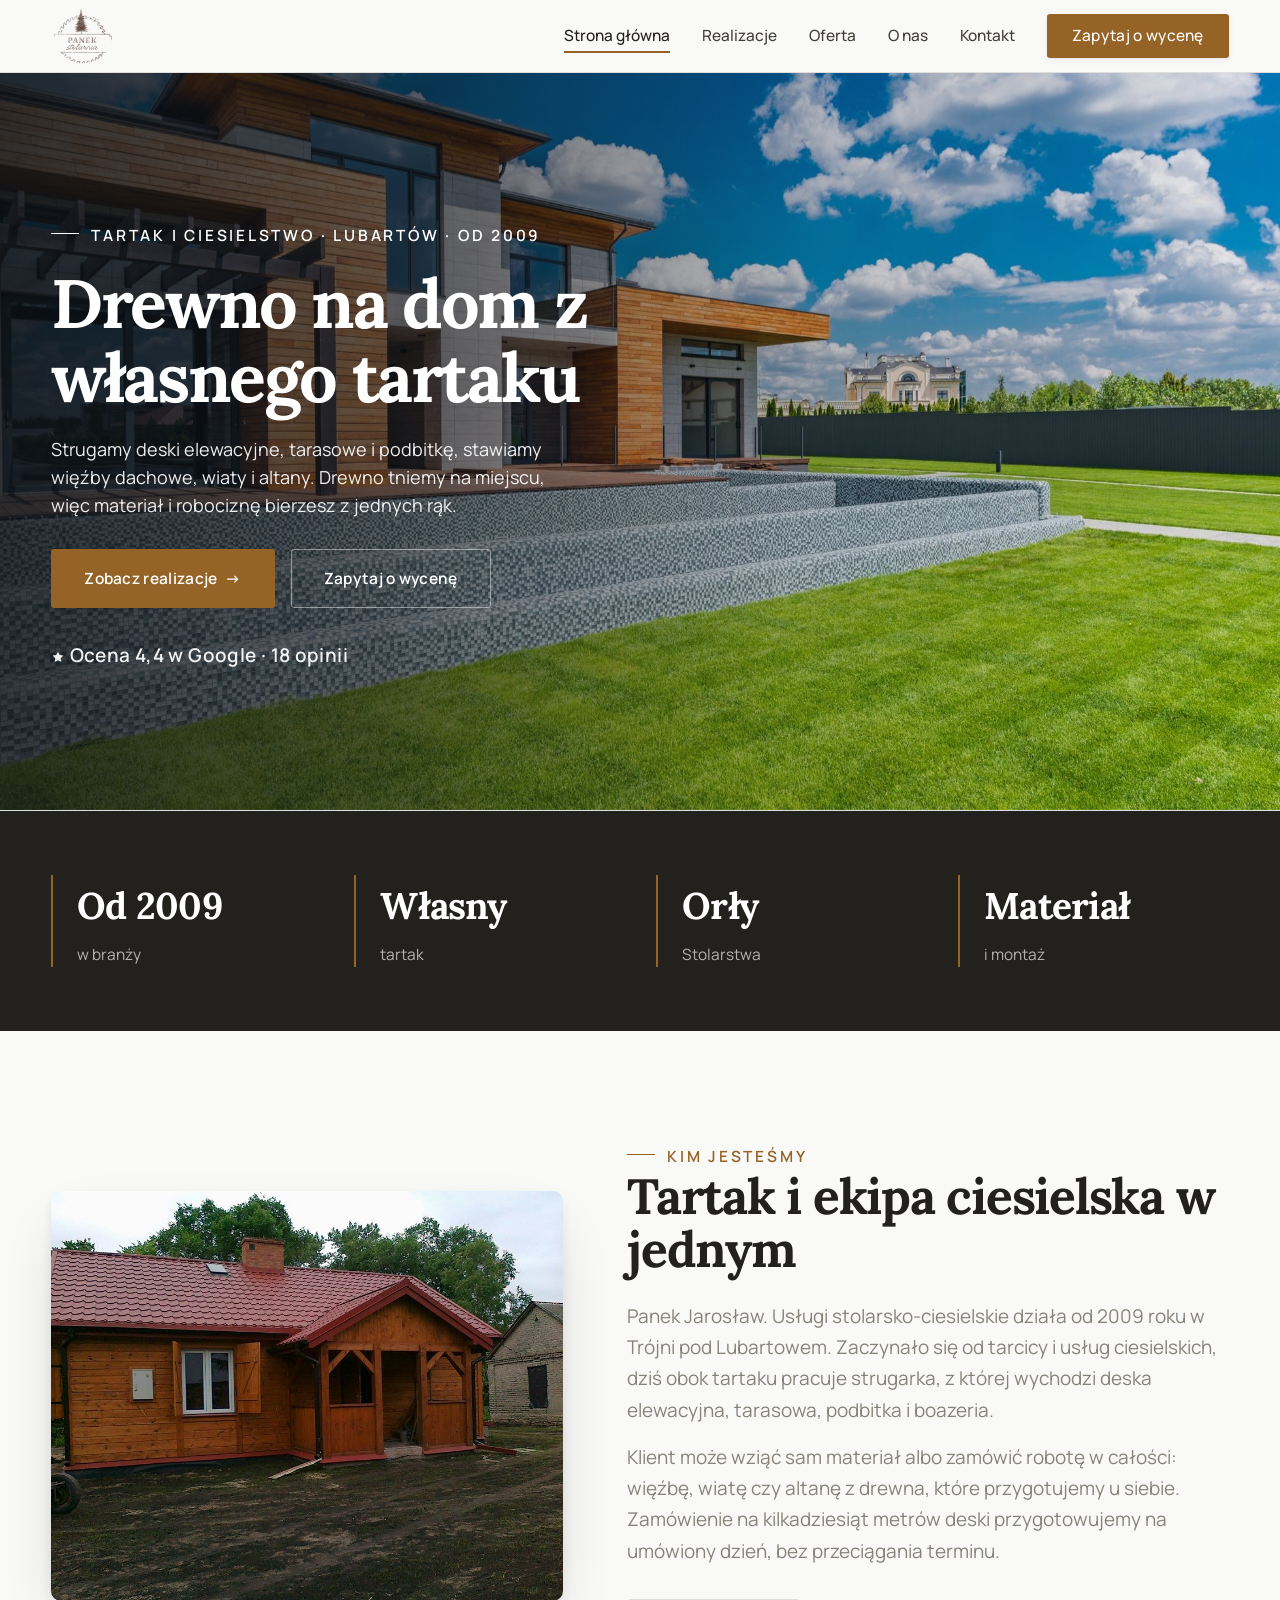
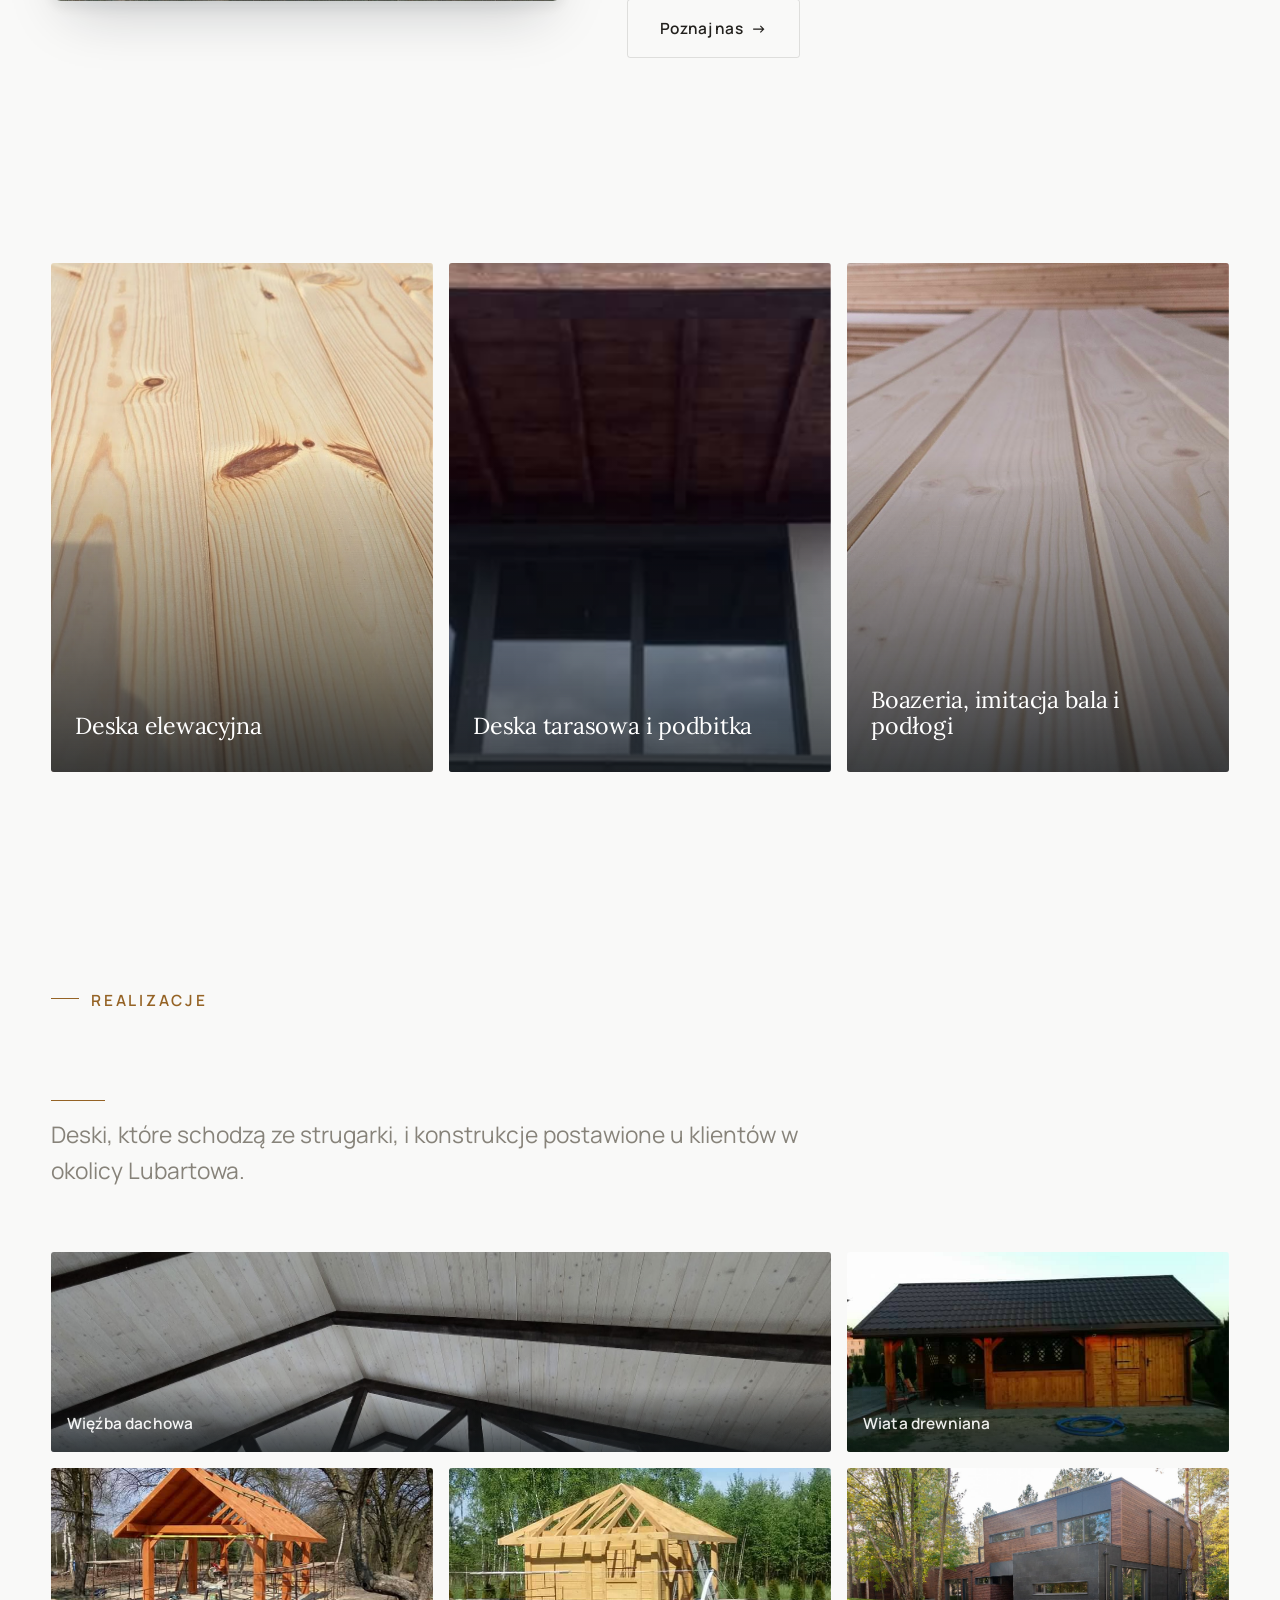
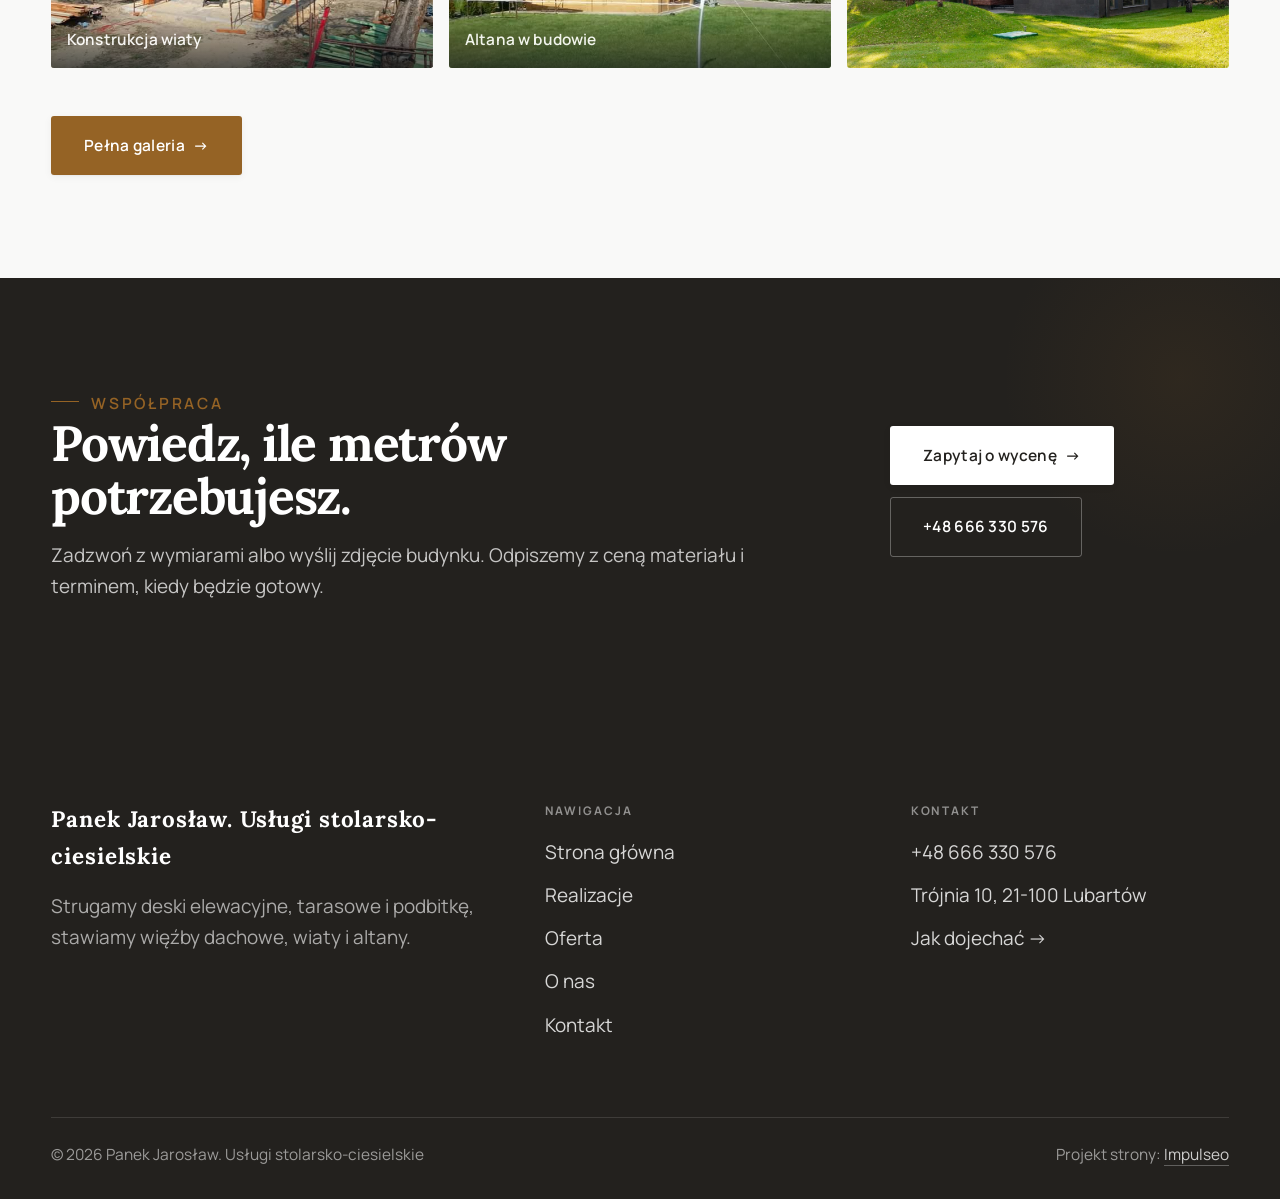
<file: index.html>
<!DOCTYPE html>
<html lang="pl">
<head>
<meta name="robots" content="noindex, nofollow">
<meta charset="UTF-8">
<meta name="viewport" content="width=device-width, initial-scale=1.0">
<title>Panek Jarosław. Usługi stolarsko-ciesielskie - deska elewacyjna, więźby, ciesielstwo · Lubartów</title>
<meta name="description" content="Panek Jarosław. Usługi stolarsko-ciesielskie - tartak i usługi ciesielskie w okolicy Lubartowa. Deska elewacyjna, tarasowa, podbitka, boazeria oraz więźby dachowe, wiaty i altany z drewna.">
<link rel="preconnect" href="https://fonts.googleapis.com">
<link rel="preconnect" href="https://fonts.gstatic.com" crossorigin>
<link href="https://fonts.googleapis.com/css2?family=Lora:wght@500;600;700&family=Manrope:wght@400;500;600&display=swap" rel="stylesheet">
<link rel="stylesheet" href="assets/styles.css">
</head>
<body>

<header class="nav">
  <div class="wrap nav-inner">
    <a class="brand brand-has-logo" href="index.html"><img class="brand-logo" src="img/logo.png" alt="Panek Jarosław. Usługi stolarsko-ciesielskie"></a>
    <nav class="nav-links">
      <a href="index.html" class="active">Strona główna</a>
      <a href="realizacje.html">Realizacje</a>
      <a href="oferta.html">Oferta</a>
      <a href="o-nas.html">O nas</a>
      <a href="kontakt.html">Kontakt</a>
      <a href="kontakt.html" class="btn btn-accent">Zapytaj o wycenę</a>
    </nav>
    <button class="nav-toggle" aria-label="Menu"><span></span><span></span><span></span></button>
  </div>
</header>

<section class="hero-cine">
  <img src="img/hero.jpg" fetchpriority="high" alt="Panek Jarosław. Usługi stolarsko-ciesielskie - Drewno na dom z własnego tartaku">
  <div class="wrap">
    <div class="hero-copy">
      <span class="eyebrow">Tartak i ciesielstwo · Lubartów · od 2009</span>
      <h1>Drewno na dom z własnego tartaku</h1>
      <p class="lead">Strugamy deski elewacyjne, tarasowe i podbitkę, stawiamy więźby dachowe, wiaty i altany. Drewno tniemy na miejscu, więc materiał i robociznę bierzesz z jednych rąk.</p>
      <div class="hero-actions">
        <a href="realizacje.html" class="btn btn-accent">Zobacz realizacje <span class="arr">→</span></a>
        <a href="kontakt.html" class="btn btn-ghost" style="color:#fff;border-color:rgba(255,255,255,.45)">Zapytaj o wycenę</a>
      </div>
      <div style="margin-top:var(--space-6);color:#fff;font-weight:600;letter-spacing:.02em;opacity:.92"><svg class="ico-star" width="14" height="14" viewBox="0 0 24 24" style="vertical-align:-2px" aria-hidden="true"><path d="M12 2.8l2.85 5.8 6.4.93-4.63 4.5 1.1 6.37L12 17.4l-5.72 3 1.1-6.37-4.63-4.5 6.4-.93L12 2.8Z" fill="currentColor"/></svg> Ocena 4,4 w Google · 18 opinii</div>
    </div>
  </div>
</section>
<section class="strip" style="padding-block:0">
  <div class="wrap">
    <div class="item reveal"><div class="k">Od 2009</div><div class="v">w branży</div></div>
    <div class="item reveal"><div class="k">Własny</div><div class="v">tartak</div></div>
    <div class="item reveal"><div class="k">Orły</div><div class="v">Stolarstwa</div></div>
    <div class="item reveal"><div class="k">Materiał</div><div class="v">i montaż</div></div>
  </div>
</section>
<section>
  <div class="wrap split">
    <div class="split-art reveal"><img src="img/g1.jpg" alt="Panek Jarosław. Usługi stolarsko-ciesielskie - realizacja" loading="lazy"></div>
    <div class="split-copy reveal">
      <span class="eyebrow">Kim jesteśmy</span>
      <h2>Tartak i ekipa ciesielska w jednym</h2>
      <p class="muted">Panek Jarosław. Usługi stolarsko-ciesielskie działa od 2009 roku w Trójni pod Lubartowem. Zaczynało się od tarcicy i usług ciesielskich, dziś obok tartaku pracuje strugarka, z której wychodzi deska elewacyjna, tarasowa, podbitka i boazeria.</p>
      <p class="muted">Klient może wziąć sam materiał albo zamówić robotę w całości: więźbę, wiatę czy altanę z drewna, które przygotujemy u siebie. Zamówienie na kilkadziesiąt metrów deski przygotowujemy na umówiony dzień, bez przeciągania terminu.</p>
      <a href="o-nas.html" class="btn btn-ghost">Poznaj nas <span class="arr">→</span></a>
    </div>
  </div>
</section>
<section class="gateways-band">
  <div class="wrap">
    <div class="gateways">
      <a href="oferta.html" class="gateway reveal"><img src="img/g2.jpg" alt="Deska elewacyjna" loading="lazy"><span class="g-ttl">Deska elewacyjna</span></a>
      <a href="oferta.html" class="gateway reveal"><img src="img/g3.jpg" alt="Deska tarasowa i podbitka" loading="lazy"><span class="g-ttl">Deska tarasowa i podbitka</span></a>
      <a href="oferta.html" class="gateway reveal"><img src="img/g4.jpg" alt="Boazeria, imitacja bala i podłogi" loading="lazy"><span class="g-ttl">Boazeria, imitacja bala i podłogi</span></a>
    </div>
  </div>
</section>
<section>
  <div class="wrap">
    <div class="head reveal">
      <span class="eyebrow">Realizacje</span>
      <h2>Z ostatnich robót</h2>
      <p>Deski, które schodzą ze strugarki, i konstrukcje postawione u klientów w okolicy Lubartowa.</p>
    </div>
    <div class="gallery">
      <div class="tile t-two3 reveal"><img src="img/g5.jpg" alt="Więźba dachowa" loading="lazy"><div class="cap">Więźba dachowa</div></div>
      <div class="tile t-third reveal"><img src="img/g6.jpg" alt="Wiata drewniana" loading="lazy"><div class="cap">Wiata drewniana</div></div>
      <div class="tile t-third reveal"><img src="img/g7.jpg" alt="Konstrukcja wiaty" loading="lazy"><div class="cap">Konstrukcja wiaty</div></div>
      <div class="tile t-third reveal"><img src="img/g8.jpg" alt="Altana w budowie" loading="lazy"><div class="cap">Altana w budowie</div></div>
      <div class="tile t-third reveal"><img src="img/g9.jpg" alt="Panek Jarosław. Usługi stolarsko-ciesielskie" loading="lazy"></div>
    </div>
    <div style="margin-top:var(--space-7)" class="reveal"><a href="realizacje.html" class="btn btn-accent">Pełna galeria <span class="arr">→</span></a></div>
  </div>
</section>
<section class="cta">
  <div class="wrap">
    <div class="reveal">
      <span class="eyebrow">Współpraca</span>
      <h2>Powiedz, ile metrów potrzebujesz.</h2>
      <p>Zadzwoń z wymiarami albo wyślij zdjęcie budynku. Odpiszemy z ceną materiału i terminem, kiedy będzie gotowy.</p>
    </div>
    <div class="cta-actions reveal">
      <a href="kontakt.html" class="btn btn-light">Zapytaj o wycenę <span class="arr">→</span></a>
      <a href="tel:+48666330576" class="btn btn-ghost" style="color:#fff;border-color:rgba(255,255,255,.3)">+48 666 330 576</a>
    </div>
  </div>
</section>

<footer>
  <div class="wrap">
    <div class="foot-grid">
      <div class="foot-brand">
        <div class="name">Panek Jarosław. Usługi stolarsko-ciesielskie</div>
        <p>Strugamy deski elewacyjne, tarasowe i podbitkę, stawiamy więźby dachowe, wiaty i altany.</p>
      </div>
      <div class="foot-col">
        <h4>Nawigacja</h4>
        <a href="index.html">Strona główna</a>
        <a href="realizacje.html">Realizacje</a>
        <a href="oferta.html">Oferta</a>
        <a href="o-nas.html">O nas</a>
        <a href="kontakt.html">Kontakt</a>
      </div>
      <div class="foot-col">
        <h4>Kontakt</h4>
        <a href="tel:+48666330576">+48 666 330 576</a>
        <p>Trójnia 10, 21-100 Lubartów</p>
        <a href="https://maps.google.com/?cid=8693520443144224559&g_mp=CiVnb29nbGUubWFwcy5wbGFjZXMudjEuUGxhY2VzLkdldFBsYWNlEAIYBCAA" target="_blank" rel="noopener">Jak dojechać →</a>
      </div>
    </div>
    <div class="foot-bot">
      <span>© 2026 Panek Jarosław. Usługi stolarsko-ciesielskie</span>
      <span>Projekt strony: <a class="foot-credit" href="https://impulseo.pl" target="_blank" rel="noopener">Impulseo</a></span>
    </div>
  </div>
</footer>


<script src="assets/main.js"></script>
</body>
</html>
</file>
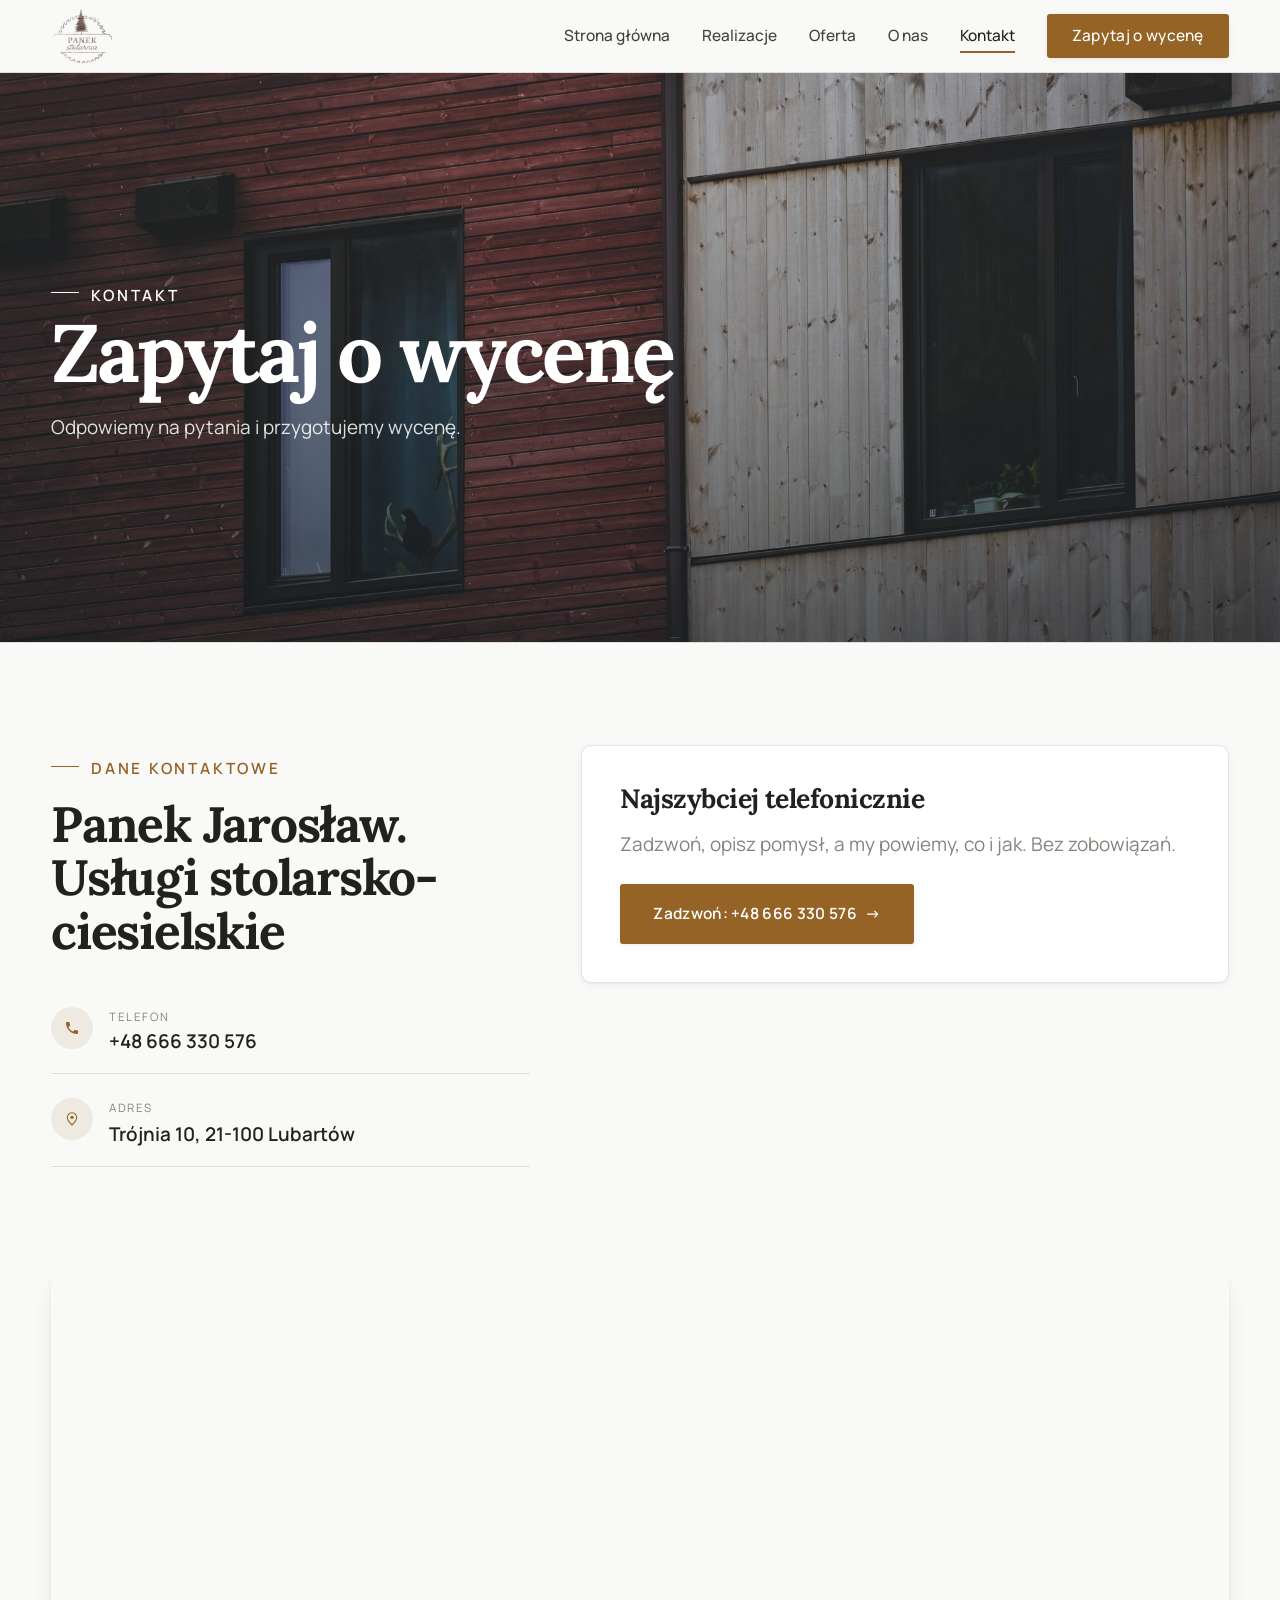
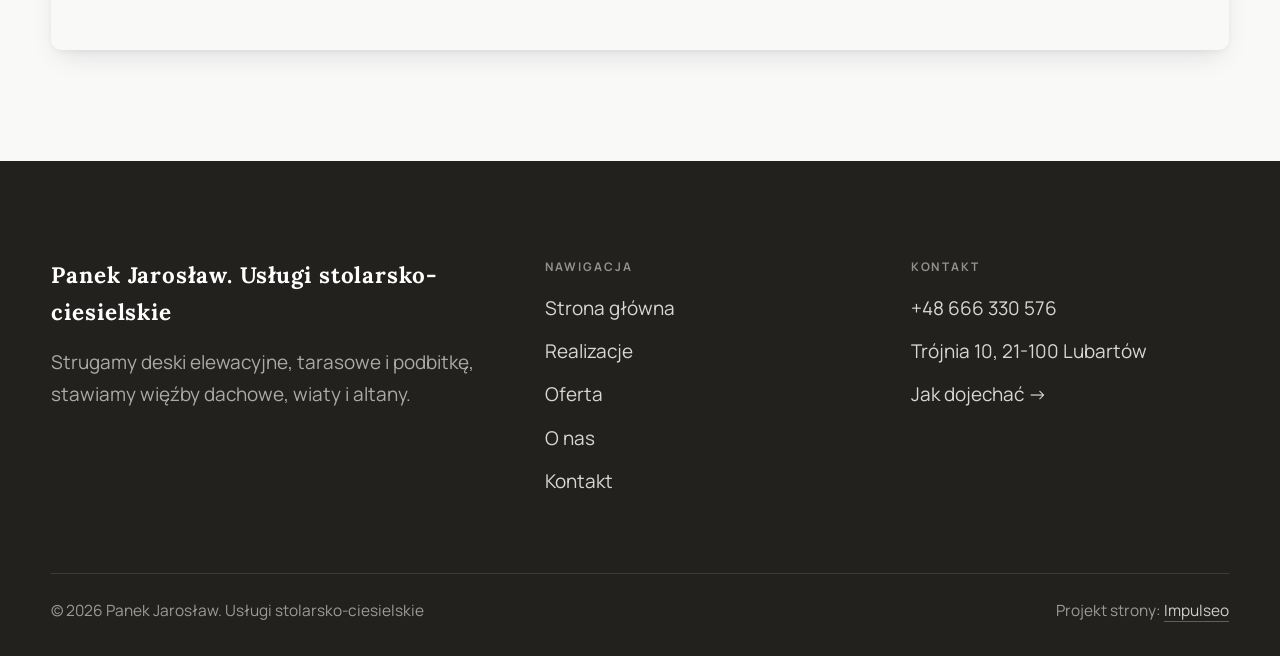
<file: kontakt.html>
<!DOCTYPE html>
<html lang="pl">
<head>
<meta name="robots" content="noindex, nofollow">
<meta charset="UTF-8">
<meta name="viewport" content="width=device-width, initial-scale=1.0">
<title>Kontakt - Panek Jarosław. Usługi stolarsko-ciesielskie</title>
<meta name="description" content="Kontakt Panek Jarosław. Usługi stolarsko-ciesielskie - Trójnia 10, 21-100 Lubartów">
<link rel="preconnect" href="https://fonts.googleapis.com">
<link rel="preconnect" href="https://fonts.gstatic.com" crossorigin>
<link href="https://fonts.googleapis.com/css2?family=Lora:wght@500;600;700&family=Manrope:wght@400;500;600&display=swap" rel="stylesheet">
<link rel="stylesheet" href="assets/styles.css">
</head>
<body>

<header class="nav">
  <div class="wrap nav-inner">
    <a class="brand brand-has-logo" href="index.html"><img class="brand-logo" src="img/logo.png" alt="Panek Jarosław. Usługi stolarsko-ciesielskie"></a>
    <nav class="nav-links">
      <a href="index.html">Strona główna</a>
      <a href="realizacje.html">Realizacje</a>
      <a href="oferta.html">Oferta</a>
      <a href="o-nas.html">O nas</a>
      <a href="kontakt.html" class="active">Kontakt</a>
      <a href="kontakt.html" class="btn btn-accent">Zapytaj o wycenę</a>
    </nav>
    <button class="nav-toggle" aria-label="Menu"><span></span><span></span><span></span></button>
  </div>
</header>

<section class="pagehead">
  <img src="img/g11.jpg" alt="Panek Jarosław. Usługi stolarsko-ciesielskie - Zapytaj o wycenę">
  <div class="wrap">
    <span class="eyebrow">Kontakt</span>
    <h1>Zapytaj o wycenę</h1>
    <p>Odpowiemy na pytania i przygotujemy wycenę.</p>
  </div>
</section>
<section>
  <div class="wrap contact-grid">
    <div class="reveal">
      <span class="eyebrow">Dane kontaktowe</span>
      <h2 style="margin:var(--space-4) 0 var(--space-6)">Panek Jarosław. Usługi stolarsko-ciesielskie</h2>
      <div class="info-list">
        <div class="info-row"><div class="ic"><svg class="ico-tel" width="16" height="16" viewBox="0 0 24 24" fill="none" aria-hidden="true"><path d="M6.6 10.8a15.5 15.5 0 0 0 6.6 6.6l2.2-2.2a1 1 0 0 1 1-.24 11.4 11.4 0 0 0 3.6.58 1 1 0 0 1 1 1V20a1 1 0 0 1-1 1A17 17 0 0 1 3 4a1 1 0 0 1 1-1h3.5a1 1 0 0 1 1 1c0 1.25.2 2.46.58 3.6a1 1 0 0 1-.25 1l-2.23 2.2Z" fill="currentColor"/></svg></div><div><div class="lbl">Telefon</div><a class="val" href="tel:+48666330576">+48 666 330 576</a></div></div>
        <div class="info-row"><div class="ic"><svg class="ico-pin" width="16" height="16" viewBox="0 0 24 24" fill="none" aria-hidden="true"><path d="M12 21s7-6.1 7-11.5A7 7 0 0 0 5 9.5C5 14.9 12 21 12 21Z" stroke="currentColor" stroke-width="1.6" fill="none"/><circle cx="12" cy="9.5" r="2.4" fill="currentColor"/></svg></div><div><div class="lbl">Adres</div><div class="val">Trójnia 10, 21-100 Lubartów</div></div></div>
      </div>
    </div>
    <div class="reveal">
      <div class="form">
        <h3 style="margin-bottom:var(--space-4)">Najszybciej telefonicznie</h3>
        <p class="muted" style="margin-bottom:var(--space-5)">Zadzwoń, opisz pomysł, a my powiemy, co i jak. Bez zobowiązań.</p>
        <a href="tel:+48666330576" class="btn btn-accent" style="justify-content:center">Zadzwoń: +48 666 330 576 <span class="arr">→</span></a>
      </div>
    </div>
  </div>
</section>
<section style="padding-top:0">
  <div class="wrap reveal">
    <iframe class="map" title="Panek Jarosław. Usługi stolarsko-ciesielskie - Lubartów" src="https://maps.google.com/maps?q=Panek%20Jaros%C5%82aw.%20Us%C5%82ugi%20stolarsko-ciesielskie%20Lubart%C3%B3w&z=15&output=embed" loading="lazy" referrerpolicy="no-referrer-when-downgrade"></iframe>
  </div>
</section>

<footer>
  <div class="wrap">
    <div class="foot-grid">
      <div class="foot-brand">
        <div class="name">Panek Jarosław. Usługi stolarsko-ciesielskie</div>
        <p>Strugamy deski elewacyjne, tarasowe i podbitkę, stawiamy więźby dachowe, wiaty i altany.</p>
      </div>
      <div class="foot-col">
        <h4>Nawigacja</h4>
        <a href="index.html">Strona główna</a>
        <a href="realizacje.html">Realizacje</a>
        <a href="oferta.html">Oferta</a>
        <a href="o-nas.html">O nas</a>
        <a href="kontakt.html">Kontakt</a>
      </div>
      <div class="foot-col">
        <h4>Kontakt</h4>
        <a href="tel:+48666330576">+48 666 330 576</a>
        <p>Trójnia 10, 21-100 Lubartów</p>
        <a href="https://maps.google.com/?cid=8693520443144224559&g_mp=CiVnb29nbGUubWFwcy5wbGFjZXMudjEuUGxhY2VzLkdldFBsYWNlEAIYBCAA" target="_blank" rel="noopener">Jak dojechać →</a>
      </div>
    </div>
    <div class="foot-bot">
      <span>© 2026 Panek Jarosław. Usługi stolarsko-ciesielskie</span>
      <span>Projekt strony: <a class="foot-credit" href="https://impulseo.pl" target="_blank" rel="noopener">Impulseo</a></span>
    </div>
  </div>
</footer>


<script src="assets/main.js"></script>
</body>
</html>
</file>
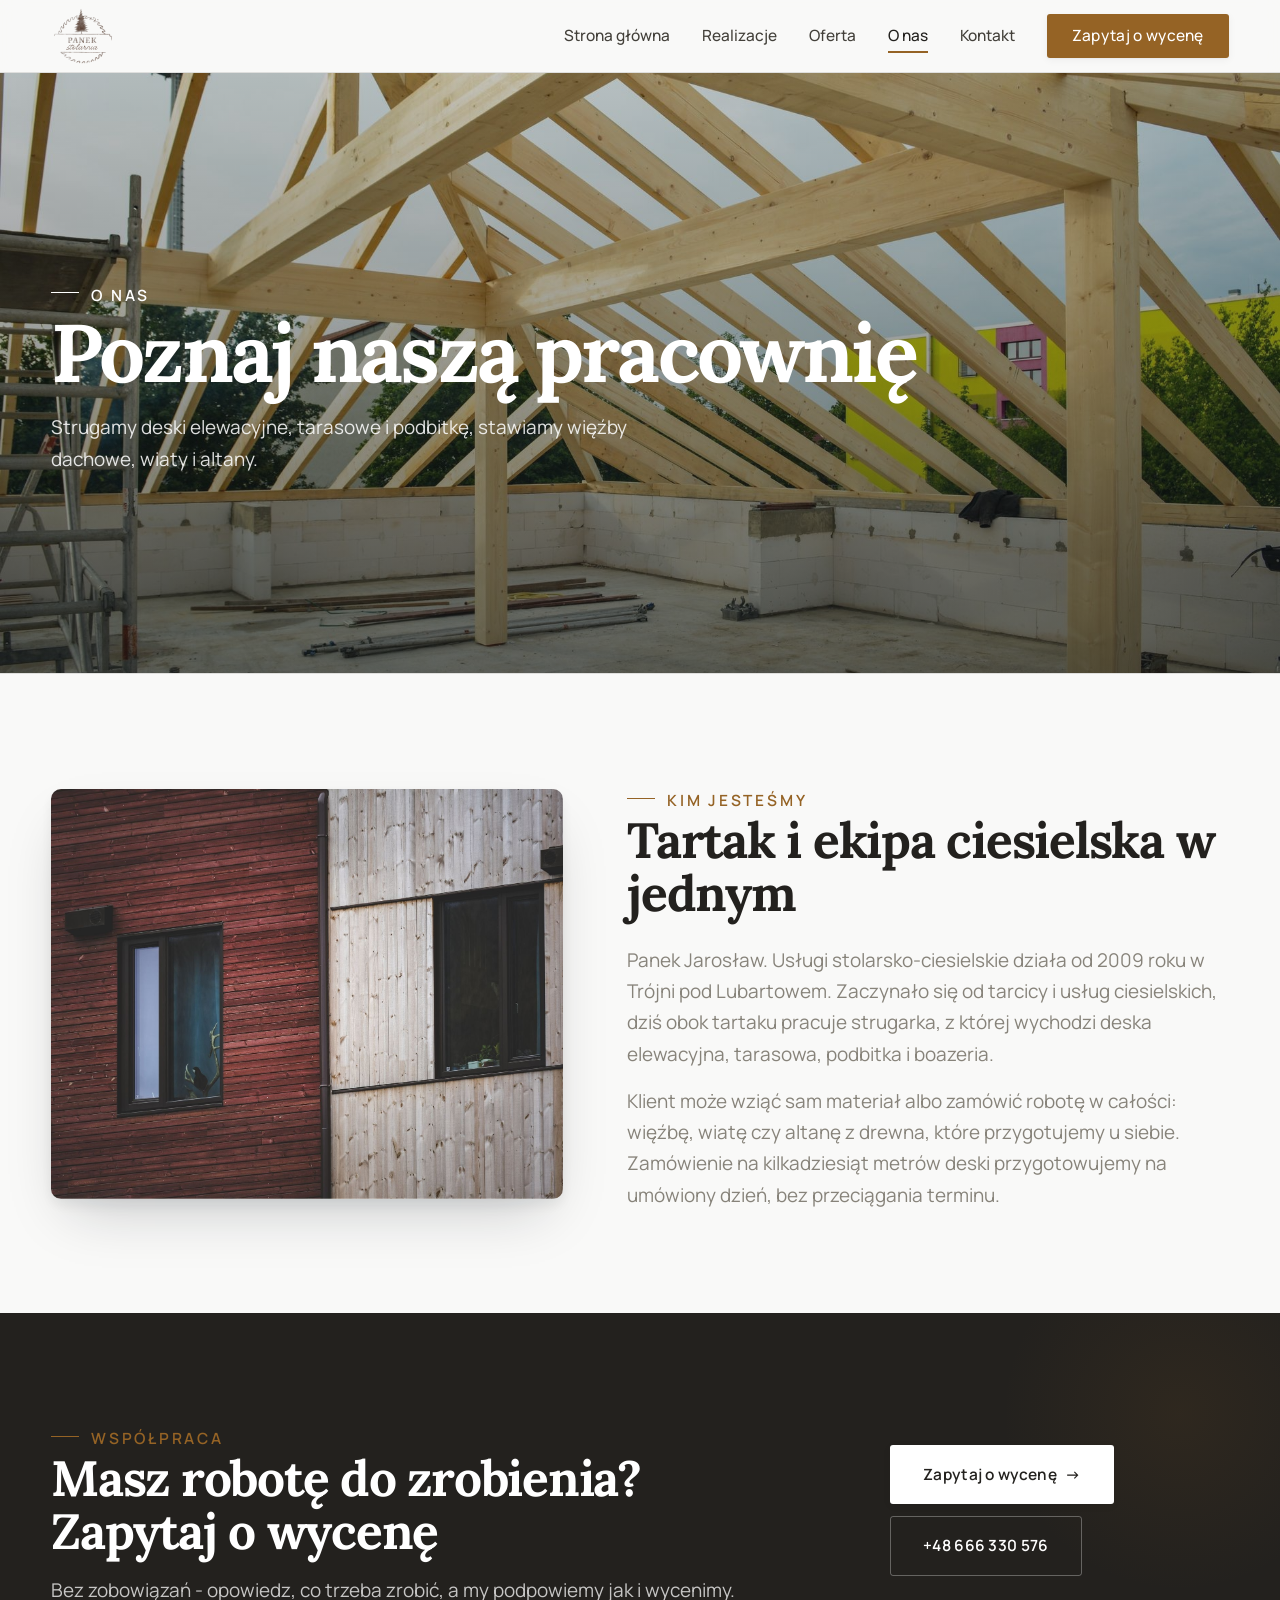
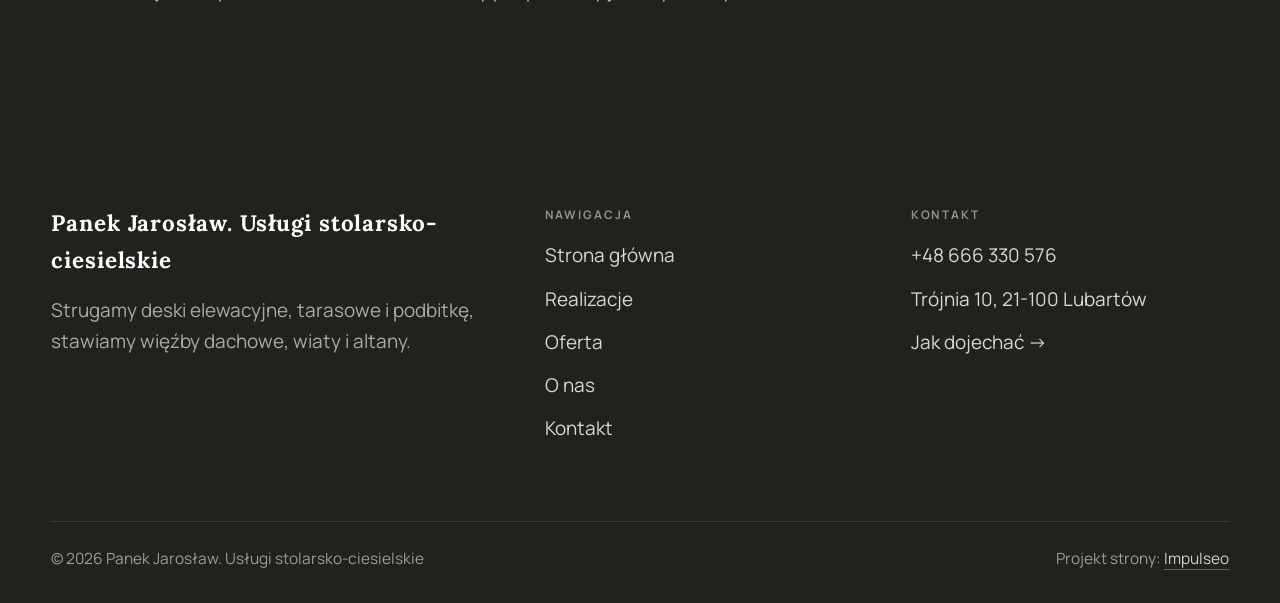
<file: o-nas.html>
<!DOCTYPE html>
<html lang="pl">
<head>
<meta name="robots" content="noindex, nofollow">
<meta charset="UTF-8">
<meta name="viewport" content="width=device-width, initial-scale=1.0">
<title>O nas - Panek Jarosław. Usługi stolarsko-ciesielskie</title>
<meta name="description" content="Panek Jarosław. Usługi stolarsko-ciesielskie - tartak i usługi ciesielskie w okolicy Lubartowa. Deska elewacyjna, tarasowa, podbitka, boazeria oraz więźby dachowe, wiaty i altany z drewna.">
<link rel="preconnect" href="https://fonts.googleapis.com">
<link rel="preconnect" href="https://fonts.gstatic.com" crossorigin>
<link href="https://fonts.googleapis.com/css2?family=Lora:wght@500;600;700&family=Manrope:wght@400;500;600&display=swap" rel="stylesheet">
<link rel="stylesheet" href="assets/styles.css">
</head>
<body>

<header class="nav">
  <div class="wrap nav-inner">
    <a class="brand brand-has-logo" href="index.html"><img class="brand-logo" src="img/logo.png" alt="Panek Jarosław. Usługi stolarsko-ciesielskie"></a>
    <nav class="nav-links">
      <a href="index.html">Strona główna</a>
      <a href="realizacje.html">Realizacje</a>
      <a href="oferta.html">Oferta</a>
      <a href="o-nas.html" class="active">O nas</a>
      <a href="kontakt.html">Kontakt</a>
      <a href="kontakt.html" class="btn btn-accent">Zapytaj o wycenę</a>
    </nav>
    <button class="nav-toggle" aria-label="Menu"><span></span><span></span><span></span></button>
  </div>
</header>

<section class="pagehead">
  <img src="img/g10.jpg" alt="Panek Jarosław. Usługi stolarsko-ciesielskie - Poznaj naszą pracownię">
  <div class="wrap">
    <span class="eyebrow">O nas</span>
    <h1>Poznaj naszą pracownię</h1>
    <p>Strugamy deski elewacyjne, tarasowe i podbitkę, stawiamy więźby dachowe, wiaty i altany.</p>
  </div>
</section>
<section>
  <div class="wrap split">
    <div class="split-art reveal"><img src="img/g11.jpg" alt="Panek Jarosław. Usługi stolarsko-ciesielskie" loading="lazy"></div>
    <div class="split-copy reveal">
      <span class="eyebrow">Kim jesteśmy</span>
      <h2>Tartak i ekipa ciesielska w jednym</h2>
      <p class="muted">Panek Jarosław. Usługi stolarsko-ciesielskie działa od 2009 roku w Trójni pod Lubartowem. Zaczynało się od tarcicy i usług ciesielskich, dziś obok tartaku pracuje strugarka, z której wychodzi deska elewacyjna, tarasowa, podbitka i boazeria.</p>
      <p class="muted">Klient może wziąć sam materiał albo zamówić robotę w całości: więźbę, wiatę czy altanę z drewna, które przygotujemy u siebie. Zamówienie na kilkadziesiąt metrów deski przygotowujemy na umówiony dzień, bez przeciągania terminu.</p>
    </div>
  </div>
</section>


<section class="cta">
  <div class="wrap">
    <div class="reveal">
      <span class="eyebrow">Współpraca</span>
      <h2>Masz robotę do zrobienia? Zapytaj o wycenę</h2>
      <p>Bez zobowiązań - opowiedz, co trzeba zrobić, a my podpowiemy jak i wycenimy.</p>
    </div>
    <div class="cta-actions reveal">
      <a href="kontakt.html" class="btn btn-light">Zapytaj o wycenę <span class="arr">→</span></a>
      <a href="tel:+48666330576" class="btn btn-ghost" style="color:#fff;border-color:rgba(255,255,255,.3)">+48 666 330 576</a>
    </div>
  </div>
</section>

<footer>
  <div class="wrap">
    <div class="foot-grid">
      <div class="foot-brand">
        <div class="name">Panek Jarosław. Usługi stolarsko-ciesielskie</div>
        <p>Strugamy deski elewacyjne, tarasowe i podbitkę, stawiamy więźby dachowe, wiaty i altany.</p>
      </div>
      <div class="foot-col">
        <h4>Nawigacja</h4>
        <a href="index.html">Strona główna</a>
        <a href="realizacje.html">Realizacje</a>
        <a href="oferta.html">Oferta</a>
        <a href="o-nas.html">O nas</a>
        <a href="kontakt.html">Kontakt</a>
      </div>
      <div class="foot-col">
        <h4>Kontakt</h4>
        <a href="tel:+48666330576">+48 666 330 576</a>
        <p>Trójnia 10, 21-100 Lubartów</p>
        <a href="https://maps.google.com/?cid=8693520443144224559&g_mp=CiVnb29nbGUubWFwcy5wbGFjZXMudjEuUGxhY2VzLkdldFBsYWNlEAIYBCAA" target="_blank" rel="noopener">Jak dojechać →</a>
      </div>
    </div>
    <div class="foot-bot">
      <span>© 2026 Panek Jarosław. Usługi stolarsko-ciesielskie</span>
      <span>Projekt strony: <a class="foot-credit" href="https://impulseo.pl" target="_blank" rel="noopener">Impulseo</a></span>
    </div>
  </div>
</footer>


<script src="assets/main.js"></script>
</body>
</html>
</file>
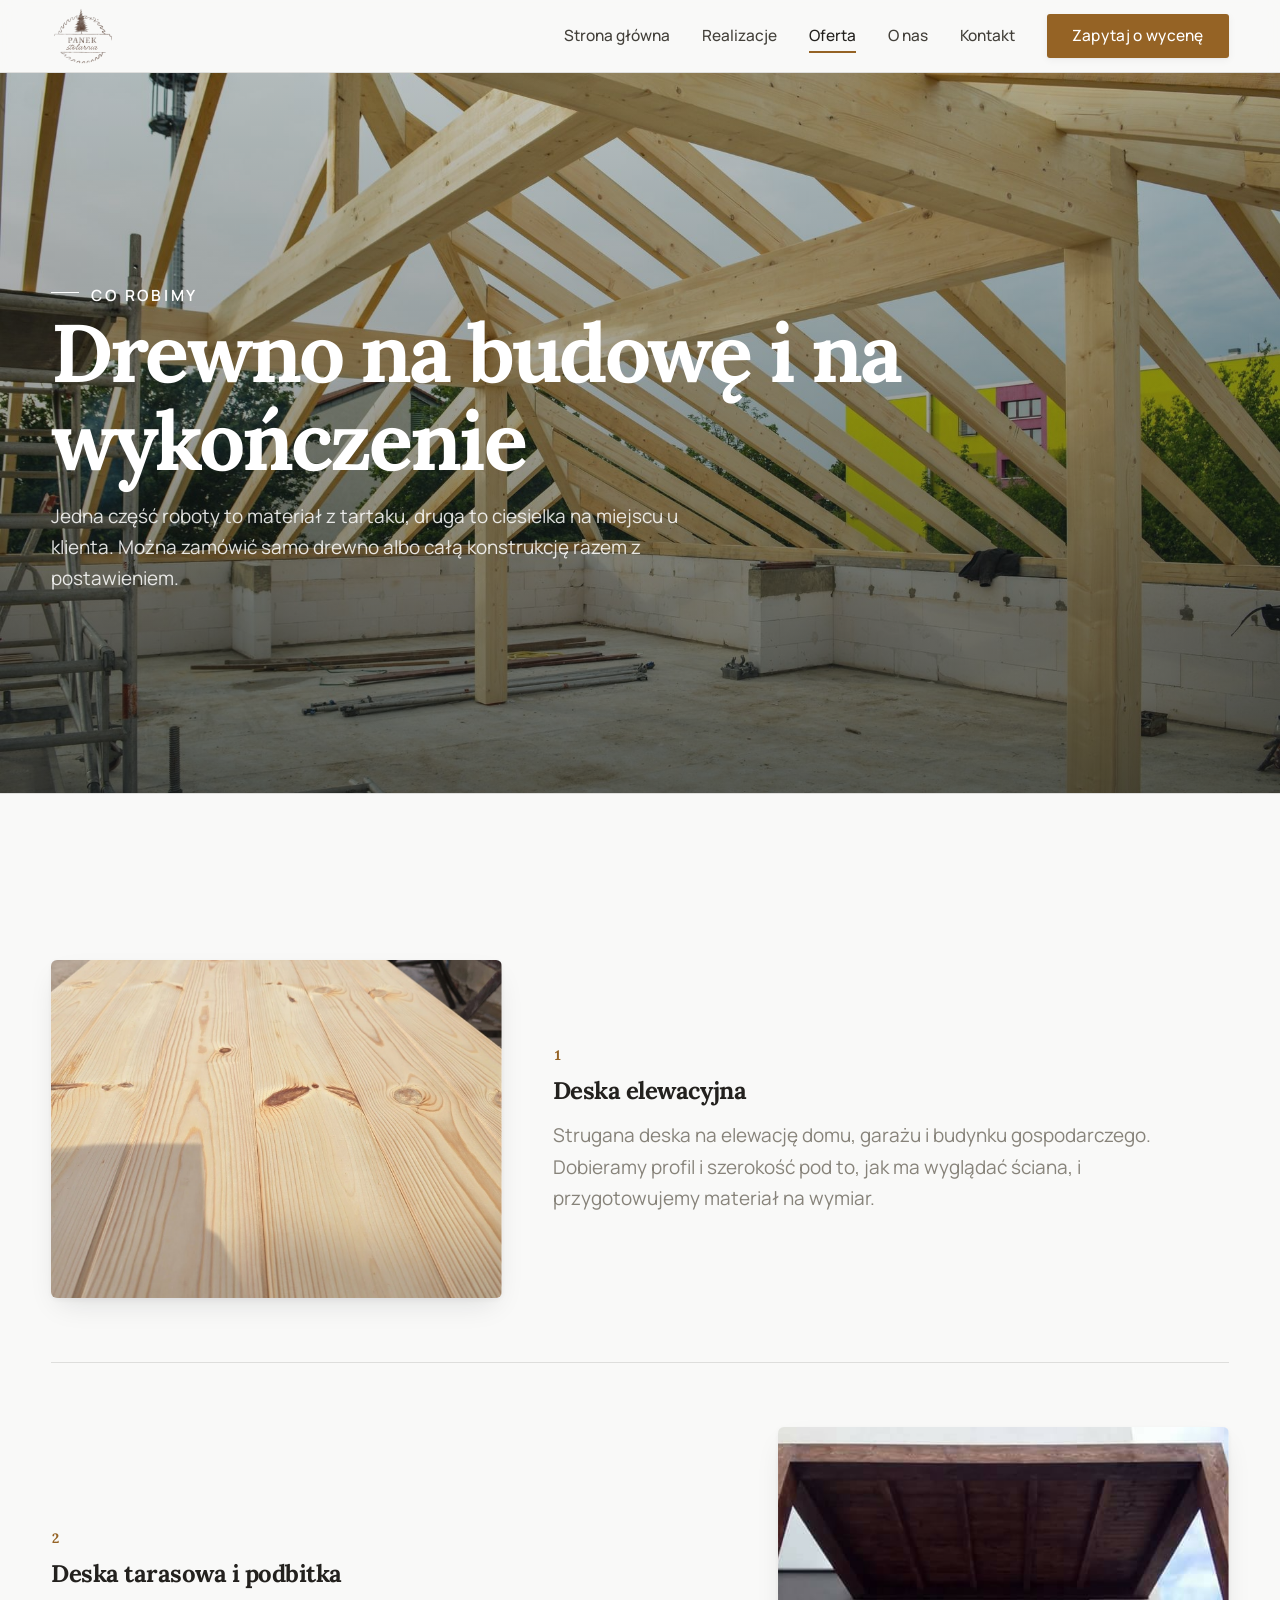
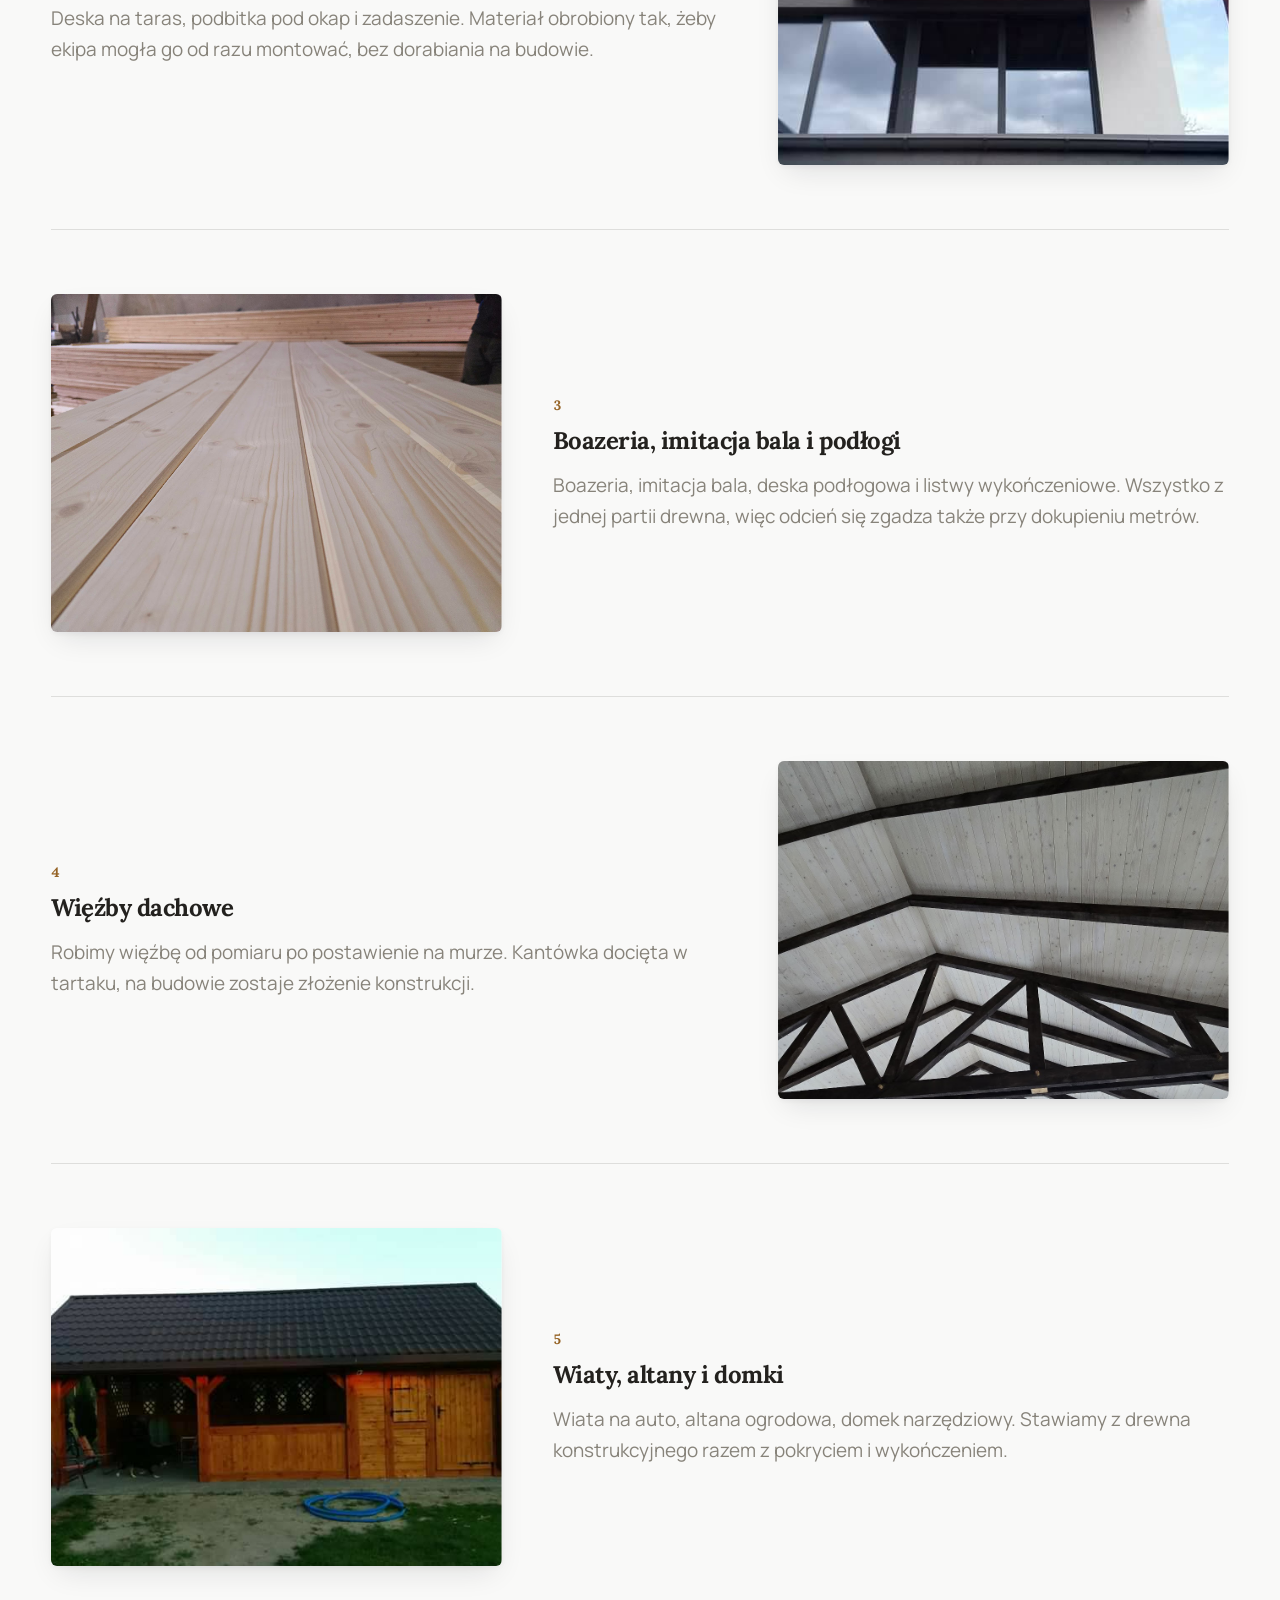
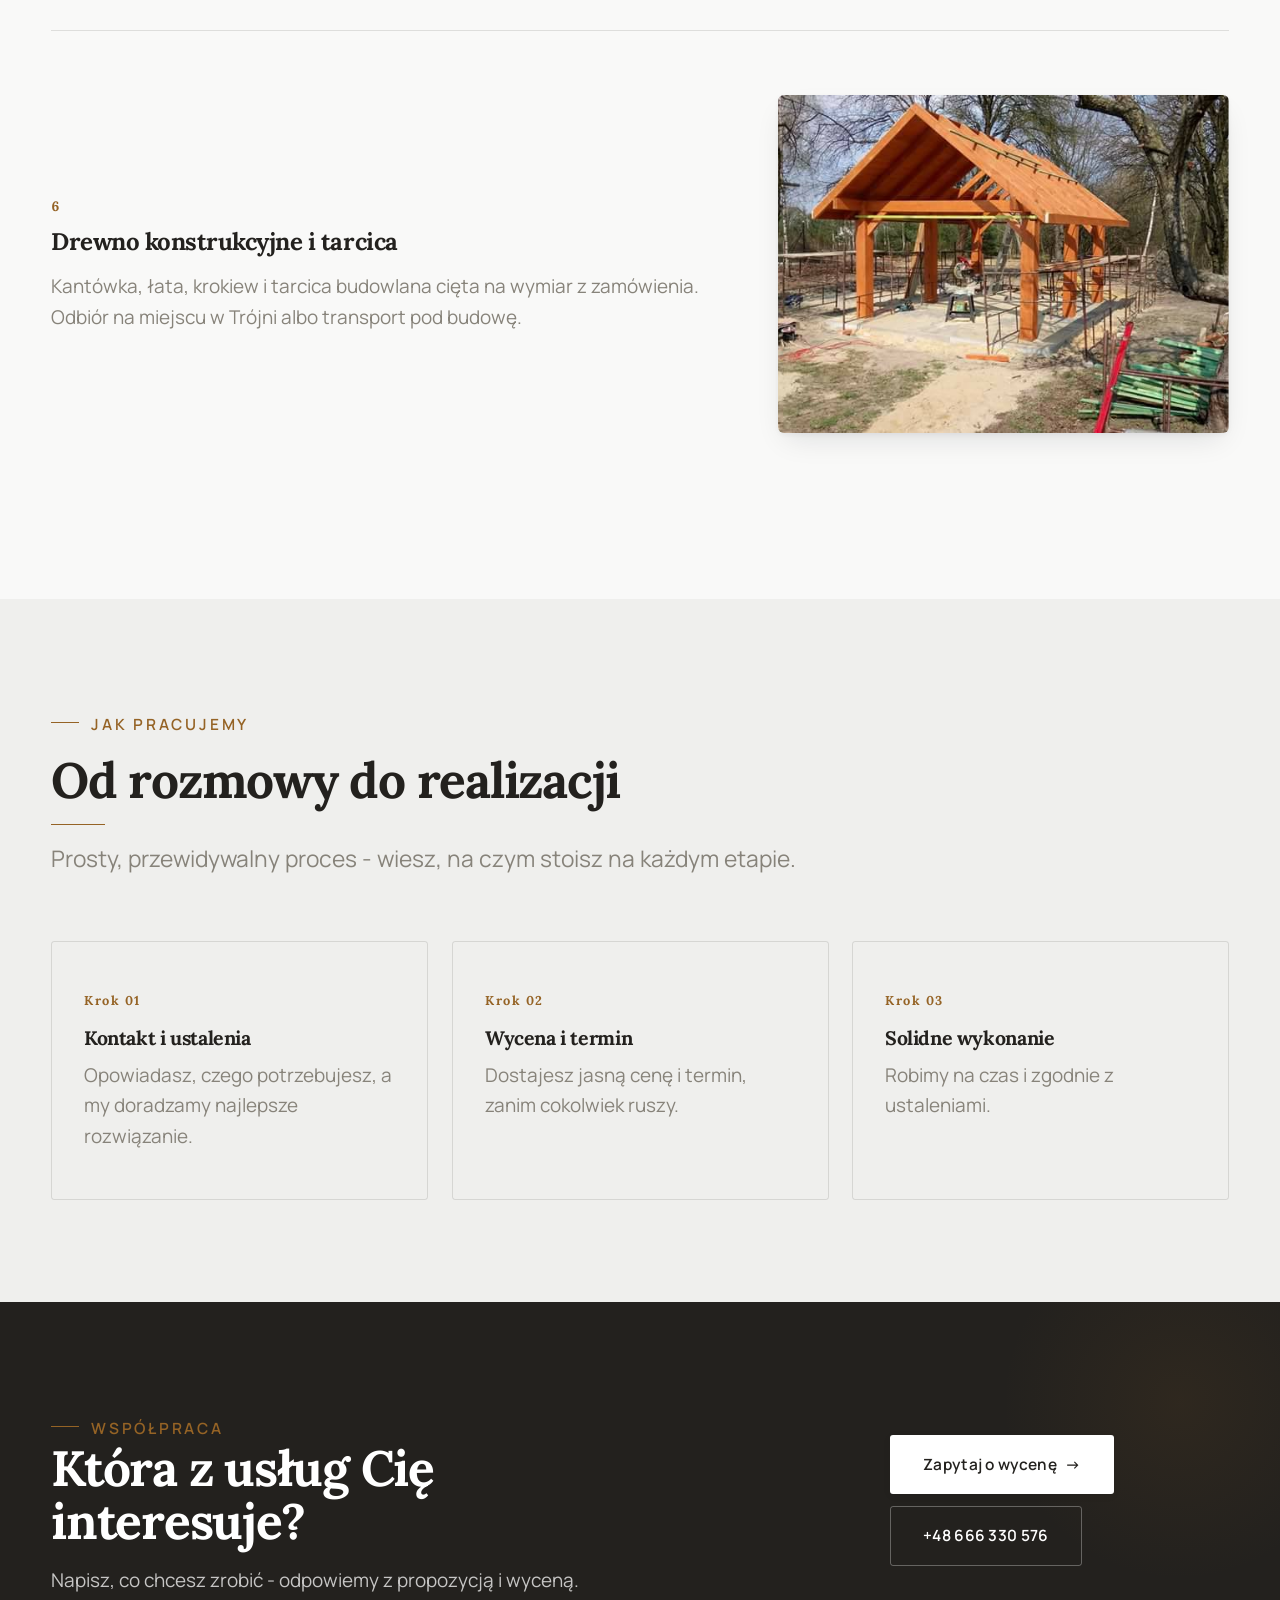
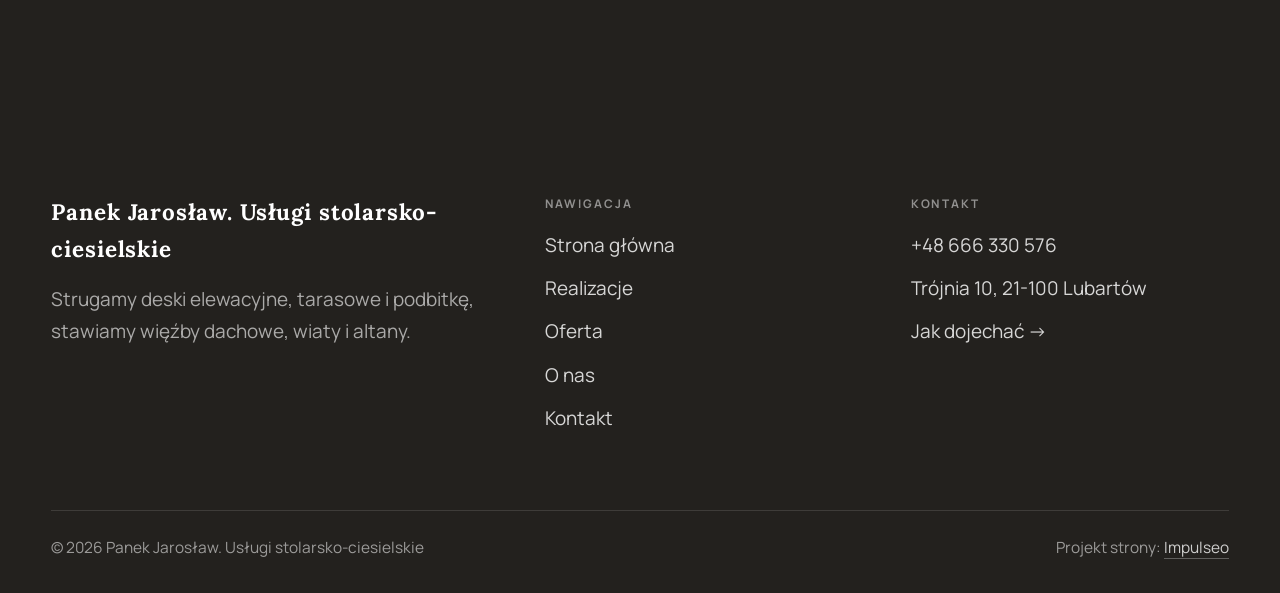
<file: oferta.html>
<!DOCTYPE html>
<html lang="pl">
<head>
<meta name="robots" content="noindex, nofollow">
<meta charset="UTF-8">
<meta name="viewport" content="width=device-width, initial-scale=1.0">
<title>Oferta - Panek Jarosław. Usługi stolarsko-ciesielskie</title>
<meta name="description" content="Panek Jarosław. Usługi stolarsko-ciesielskie - tartak i usługi ciesielskie w okolicy Lubartowa. Deska elewacyjna, tarasowa, podbitka, boazeria oraz więźby dachowe, wiaty i altany z drewna.">
<link rel="preconnect" href="https://fonts.googleapis.com">
<link rel="preconnect" href="https://fonts.gstatic.com" crossorigin>
<link href="https://fonts.googleapis.com/css2?family=Lora:wght@500;600;700&family=Manrope:wght@400;500;600&display=swap" rel="stylesheet">
<link rel="stylesheet" href="assets/styles.css">
</head>
<body>

<header class="nav">
  <div class="wrap nav-inner">
    <a class="brand brand-has-logo" href="index.html"><img class="brand-logo" src="img/logo.png" alt="Panek Jarosław. Usługi stolarsko-ciesielskie"></a>
    <nav class="nav-links">
      <a href="index.html">Strona główna</a>
      <a href="realizacje.html">Realizacje</a>
      <a href="oferta.html" class="active">Oferta</a>
      <a href="o-nas.html">O nas</a>
      <a href="kontakt.html">Kontakt</a>
      <a href="kontakt.html" class="btn btn-accent">Zapytaj o wycenę</a>
    </nav>
    <button class="nav-toggle" aria-label="Menu"><span></span><span></span><span></span></button>
  </div>
</header>

<section class="pagehead">
  <img src="img/g10.jpg" alt="Panek Jarosław. Usługi stolarsko-ciesielskie - Drewno na budowę i na wykończenie">
  <div class="wrap">
    <span class="eyebrow">Co robimy</span>
    <h1>Drewno na budowę i na wykończenie</h1>
    <p>Jedna część roboty to materiał z tartaku, druga to ciesielka na miejscu u klienta. Można zamówić samo drewno albo całą konstrukcję razem z postawieniem.</p>
  </div>
</section>
<section>
  <div class="wrap">
    <div class="svc-row reveal">
      <div class="svc-row-art"><img src="img/g2.jpg" alt="Deska elewacyjna" loading="lazy"></div>
      <div>
        <span class="num">01</span>
        <h3>Deska elewacyjna</h3>
        <p class="muted">Strugana deska na elewację domu, garażu i budynku gospodarczego. Dobieramy profil i szerokość pod to, jak ma wyglądać ściana, i przygotowujemy materiał na wymiar.</p>
      </div>
    </div>
    <div class="svc-row rev reveal">
      <div class="svc-row-art"><img src="img/g3.jpg" alt="Deska tarasowa i podbitka" loading="lazy"></div>
      <div>
        <span class="num">02</span>
        <h3>Deska tarasowa i podbitka</h3>
        <p class="muted">Deska na taras, podbitka pod okap i zadaszenie. Materiał obrobiony tak, żeby ekipa mogła go od razu montować, bez dorabiania na budowie.</p>
      </div>
    </div>
    <div class="svc-row reveal">
      <div class="svc-row-art"><img src="img/g4.jpg" alt="Boazeria, imitacja bala i podłogi" loading="lazy"></div>
      <div>
        <span class="num">03</span>
        <h3>Boazeria, imitacja bala i podłogi</h3>
        <p class="muted">Boazeria, imitacja bala, deska podłogowa i listwy wykończeniowe. Wszystko z jednej partii drewna, więc odcień się zgadza także przy dokupieniu metrów.</p>
      </div>
    </div>
    <div class="svc-row rev reveal">
      <div class="svc-row-art"><img src="img/g5.jpg" alt="Więźby dachowe" loading="lazy"></div>
      <div>
        <span class="num">04</span>
        <h3>Więźby dachowe</h3>
        <p class="muted">Robimy więźbę od pomiaru po postawienie na murze. Kantówka docięta w tartaku, na budowie zostaje złożenie konstrukcji.</p>
      </div>
    </div>
    <div class="svc-row reveal">
      <div class="svc-row-art"><img src="img/g6.jpg" alt="Wiaty, altany i domki" loading="lazy"></div>
      <div>
        <span class="num">05</span>
        <h3>Wiaty, altany i domki</h3>
        <p class="muted">Wiata na auto, altana ogrodowa, domek narzędziowy. Stawiamy z drewna konstrukcyjnego razem z pokryciem i wykończeniem.</p>
      </div>
    </div>
    <div class="svc-row rev reveal">
      <div class="svc-row-art"><img src="img/g7.jpg" alt="Drewno konstrukcyjne i tarcica" loading="lazy"></div>
      <div>
        <span class="num">06</span>
        <h3>Drewno konstrukcyjne i tarcica</h3>
        <p class="muted">Kantówka, łata, krokiew i tarcica budowlana cięta na wymiar z zamówienia. Odbiór na miejscu w Trójni albo transport pod budowę.</p>
      </div>
    </div>
  </div>
</section>
<section class="trust">
  <div class="wrap">
    <div class="head reveal">
      <span class="eyebrow">Jak pracujemy</span>
      <h2>Od rozmowy do realizacji</h2>
      <p>Prosty, przewidywalny proces - wiesz, na czym stoisz na każdym etapie.</p>
    </div>
    <div class="svc-grid">
      <div class="svc reveal"><div class="ic">Krok 01</div><h3>Kontakt i ustalenia</h3><p>Opowiadasz, czego potrzebujesz, a my doradzamy najlepsze rozwiązanie.</p></div>
      <div class="svc reveal"><div class="ic">Krok 02</div><h3>Wycena i termin</h3><p>Dostajesz jasną cenę i termin, zanim cokolwiek ruszy.</p></div>
      <div class="svc reveal"><div class="ic">Krok 03</div><h3>Solidne wykonanie</h3><p>Robimy na czas i zgodnie z ustaleniami.</p></div>
    </div>
  </div>
</section>
<section class="cta">
  <div class="wrap">
    <div class="reveal">
      <span class="eyebrow">Współpraca</span>
      <h2>Która z usług Cię interesuje?</h2>
      <p>Napisz, co chcesz zrobić - odpowiemy z propozycją i wyceną.</p>
    </div>
    <div class="cta-actions reveal">
      <a href="kontakt.html" class="btn btn-light">Zapytaj o wycenę <span class="arr">→</span></a>
      <a href="tel:+48666330576" class="btn btn-ghost" style="color:#fff;border-color:rgba(255,255,255,.3)">+48 666 330 576</a>
    </div>
  </div>
</section>

<footer>
  <div class="wrap">
    <div class="foot-grid">
      <div class="foot-brand">
        <div class="name">Panek Jarosław. Usługi stolarsko-ciesielskie</div>
        <p>Strugamy deski elewacyjne, tarasowe i podbitkę, stawiamy więźby dachowe, wiaty i altany.</p>
      </div>
      <div class="foot-col">
        <h4>Nawigacja</h4>
        <a href="index.html">Strona główna</a>
        <a href="realizacje.html">Realizacje</a>
        <a href="oferta.html">Oferta</a>
        <a href="o-nas.html">O nas</a>
        <a href="kontakt.html">Kontakt</a>
      </div>
      <div class="foot-col">
        <h4>Kontakt</h4>
        <a href="tel:+48666330576">+48 666 330 576</a>
        <p>Trójnia 10, 21-100 Lubartów</p>
        <a href="https://maps.google.com/?cid=8693520443144224559&g_mp=CiVnb29nbGUubWFwcy5wbGFjZXMudjEuUGxhY2VzLkdldFBsYWNlEAIYBCAA" target="_blank" rel="noopener">Jak dojechać →</a>
      </div>
    </div>
    <div class="foot-bot">
      <span>© 2026 Panek Jarosław. Usługi stolarsko-ciesielskie</span>
      <span>Projekt strony: <a class="foot-credit" href="https://impulseo.pl" target="_blank" rel="noopener">Impulseo</a></span>
    </div>
  </div>
</footer>


<script src="assets/main.js"></script>
</body>
</html>
</file>
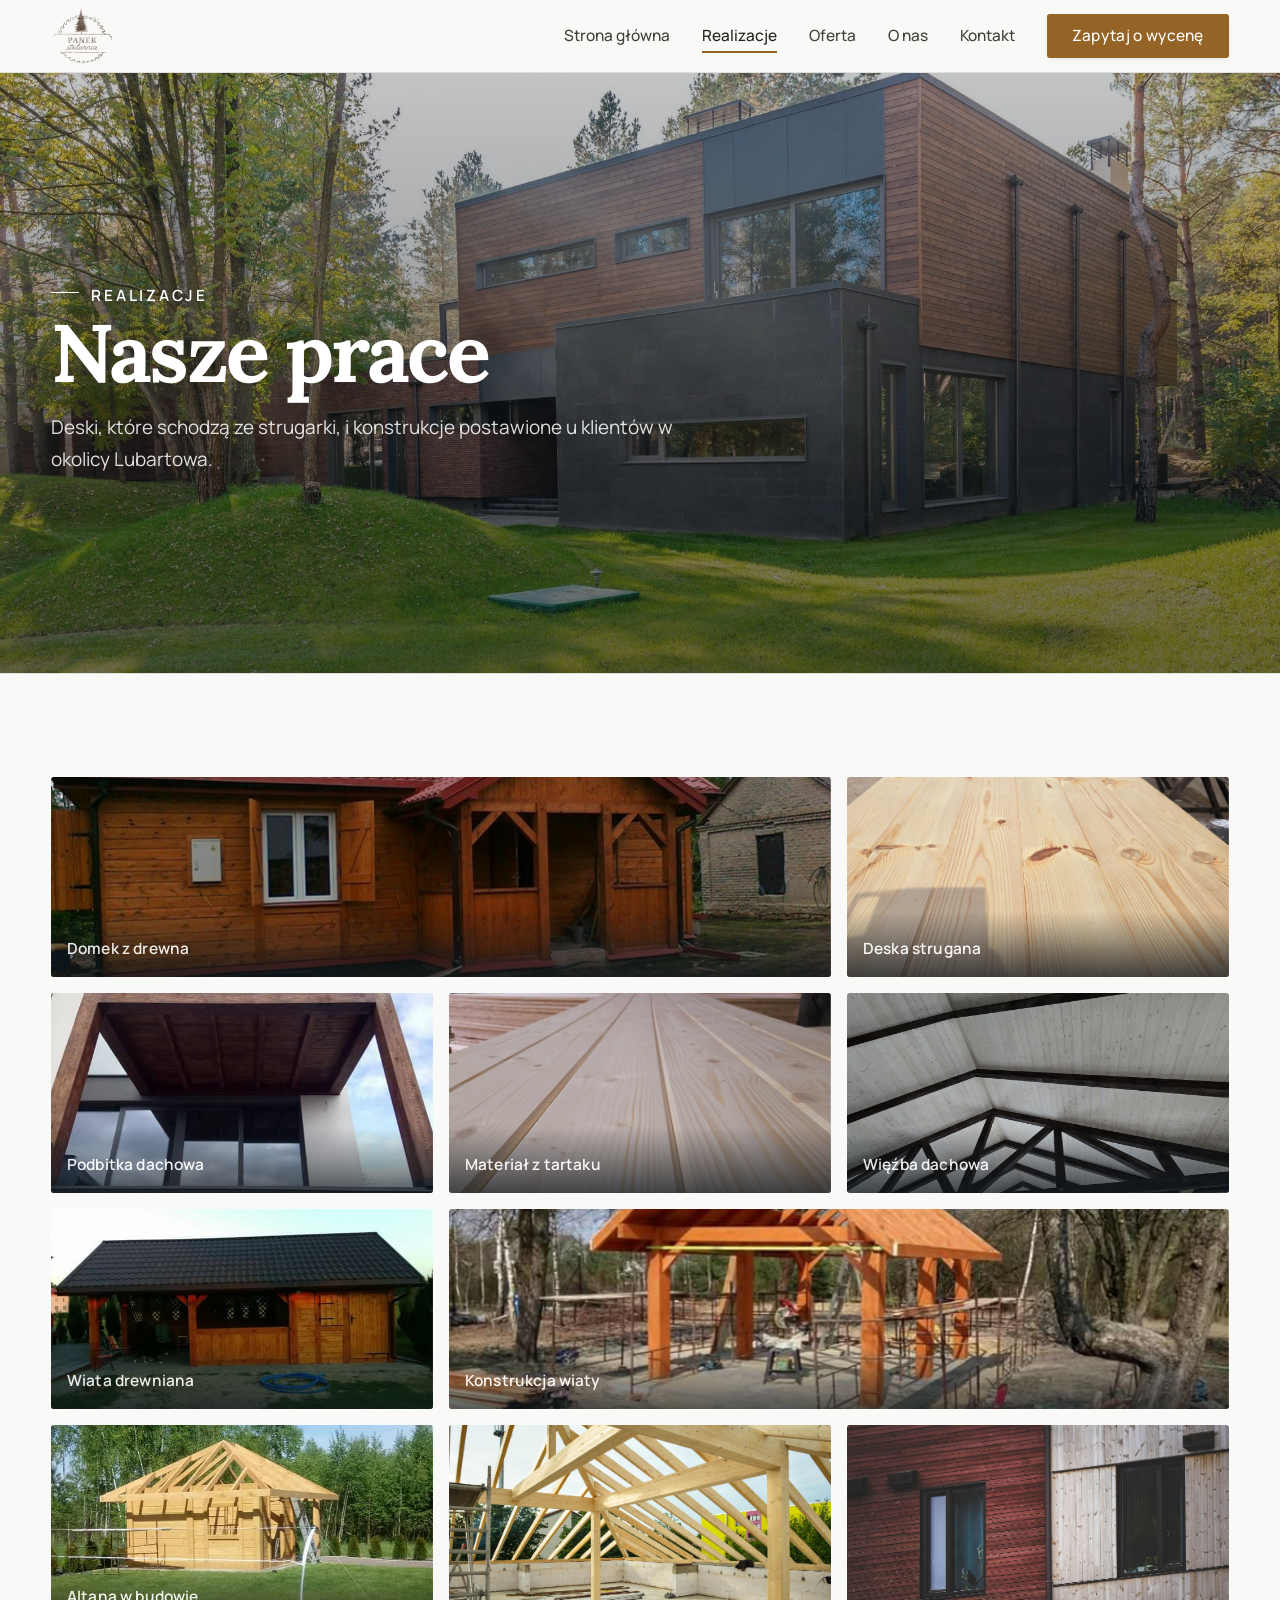
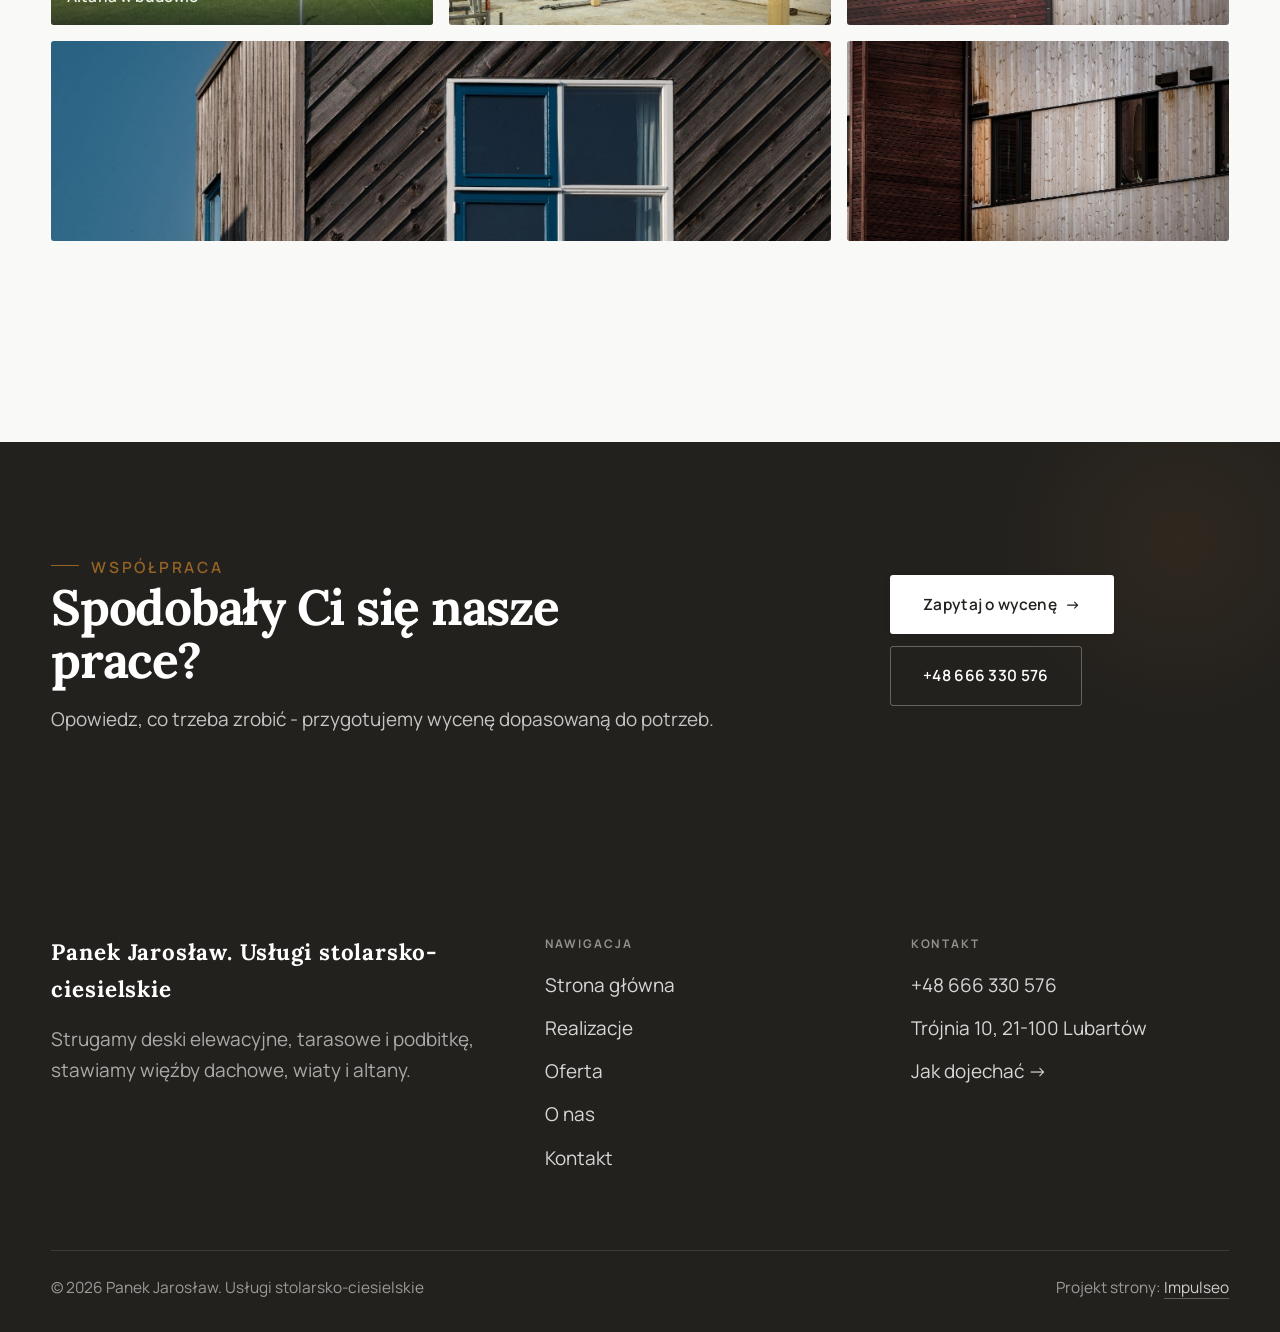
<file: realizacje.html>
<!DOCTYPE html>
<html lang="pl">
<head>
<meta name="robots" content="noindex, nofollow">
<meta charset="UTF-8">
<meta name="viewport" content="width=device-width, initial-scale=1.0">
<title>Realizacje - Panek Jarosław. Usługi stolarsko-ciesielskie</title>
<meta name="description" content="Realizacje Panek Jarosław. Usługi stolarsko-ciesielskie: Domek z drewna, Deska strugana, Podbitka dachowa, Materiał z tartaku, Więźba dachowa">
<link rel="preconnect" href="https://fonts.googleapis.com">
<link rel="preconnect" href="https://fonts.gstatic.com" crossorigin>
<link href="https://fonts.googleapis.com/css2?family=Lora:wght@500;600;700&family=Manrope:wght@400;500;600&display=swap" rel="stylesheet">
<link rel="stylesheet" href="assets/styles.css">
</head>
<body>

<header class="nav">
  <div class="wrap nav-inner">
    <a class="brand brand-has-logo" href="index.html"><img class="brand-logo" src="img/logo.png" alt="Panek Jarosław. Usługi stolarsko-ciesielskie"></a>
    <nav class="nav-links">
      <a href="index.html">Strona główna</a>
      <a href="realizacje.html" class="active">Realizacje</a>
      <a href="oferta.html">Oferta</a>
      <a href="o-nas.html">O nas</a>
      <a href="kontakt.html">Kontakt</a>
      <a href="kontakt.html" class="btn btn-accent">Zapytaj o wycenę</a>
    </nav>
    <button class="nav-toggle" aria-label="Menu"><span></span><span></span><span></span></button>
  </div>
</header>

<section class="pagehead">
  <img src="img/g9.jpg" alt="Panek Jarosław. Usługi stolarsko-ciesielskie - Nasze prace">
  <div class="wrap">
    <span class="eyebrow">Realizacje</span>
    <h1>Nasze prace</h1>
    <p>Deski, które schodzą ze strugarki, i konstrukcje postawione u klientów w okolicy Lubartowa.</p>
  </div>
</section>
<section>
  <div class="wrap">
    <div class="gallery">
      <div class="tile t-two3 reveal"><img src="img/g1.jpg" alt="Domek z drewna" loading="lazy"><div class="cap">Domek z drewna</div></div>
      <div class="tile t-third reveal"><img src="img/g2.jpg" alt="Deska strugana" loading="lazy"><div class="cap">Deska strugana</div></div>
      <div class="tile t-third reveal"><img src="img/g3.jpg" alt="Podbitka dachowa" loading="lazy"><div class="cap">Podbitka dachowa</div></div>
      <div class="tile t-third reveal"><img src="img/g4.jpg" alt="Materiał z tartaku" loading="lazy"><div class="cap">Materiał z tartaku</div></div>
      <div class="tile t-third reveal"><img src="img/g5.jpg" alt="Więźba dachowa" loading="lazy"><div class="cap">Więźba dachowa</div></div>
      <div class="tile t-third reveal"><img src="img/g6.jpg" alt="Wiata drewniana" loading="lazy"><div class="cap">Wiata drewniana</div></div>
      <div class="tile t-two3 reveal"><img src="img/g7.jpg" alt="Konstrukcja wiaty" loading="lazy"><div class="cap">Konstrukcja wiaty</div></div>
      <div class="tile t-third reveal"><img src="img/g8.jpg" alt="Altana w budowie" loading="lazy"><div class="cap">Altana w budowie</div></div>
      <div class="tile t-third reveal"><img src="img/g10.jpg" alt="Panek Jarosław. Usługi stolarsko-ciesielskie" loading="lazy"></div>
      <div class="tile t-third reveal"><img src="img/g11.jpg" alt="Panek Jarosław. Usługi stolarsko-ciesielskie" loading="lazy"></div>
      <div class="tile t-two3 reveal"><img src="img/g12.jpg" alt="Panek Jarosław. Usługi stolarsko-ciesielskie" loading="lazy"></div>
      <div class="tile t-third reveal"><img src="img/g13.jpg" alt="Panek Jarosław. Usługi stolarsko-ciesielskie" loading="lazy"></div>
    </div>
    <p class="muted reveal" style="margin-top:var(--space-7);font-size:var(--text-sm);max-width:62ch">Zdjęcia poglądowe. Nasze realizacje z okolicy chętnie pokażemy na miejscu przy wycenie.</p>
  </div>
</section>
<section class="cta">
  <div class="wrap">
    <div class="reveal">
      <span class="eyebrow">Współpraca</span>
      <h2>Spodobały Ci się nasze prace?</h2>
      <p>Opowiedz, co trzeba zrobić - przygotujemy wycenę dopasowaną do potrzeb.</p>
    </div>
    <div class="cta-actions reveal">
      <a href="kontakt.html" class="btn btn-light">Zapytaj o wycenę <span class="arr">→</span></a>
      <a href="tel:+48666330576" class="btn btn-ghost" style="color:#fff;border-color:rgba(255,255,255,.3)">+48 666 330 576</a>
    </div>
  </div>
</section>

<footer>
  <div class="wrap">
    <div class="foot-grid">
      <div class="foot-brand">
        <div class="name">Panek Jarosław. Usługi stolarsko-ciesielskie</div>
        <p>Strugamy deski elewacyjne, tarasowe i podbitkę, stawiamy więźby dachowe, wiaty i altany.</p>
      </div>
      <div class="foot-col">
        <h4>Nawigacja</h4>
        <a href="index.html">Strona główna</a>
        <a href="realizacje.html">Realizacje</a>
        <a href="oferta.html">Oferta</a>
        <a href="o-nas.html">O nas</a>
        <a href="kontakt.html">Kontakt</a>
      </div>
      <div class="foot-col">
        <h4>Kontakt</h4>
        <a href="tel:+48666330576">+48 666 330 576</a>
        <p>Trójnia 10, 21-100 Lubartów</p>
        <a href="https://maps.google.com/?cid=8693520443144224559&g_mp=CiVnb29nbGUubWFwcy5wbGFjZXMudjEuUGxhY2VzLkdldFBsYWNlEAIYBCAA" target="_blank" rel="noopener">Jak dojechać →</a>
      </div>
    </div>
    <div class="foot-bot">
      <span>© 2026 Panek Jarosław. Usługi stolarsko-ciesielskie</span>
      <span>Projekt strony: <a class="foot-credit" href="https://impulseo.pl" target="_blank" rel="noopener">Impulseo</a></span>
    </div>
  </div>
</footer>


<script src="assets/main.js"></script>
</body>
</html>
</file>
<file: assets/styles.css>
/* ============================================================
   STOLBASZ — premium, architektoniczny B2B fit-out
   Jasna paleta, zero brązu. System wg premium-web-craft.
   Projekt strony: Impulseo (impulseo.pl)
   ============================================================ */

:root{
  /* PALETA — jasna, architektoniczna, chłodna */
  --paper:#F3F1EC;          /* główne tło */
  --paper-2:#E6E3DB;        /* sekcje alternatywne (chłodny jasny szary) */
  --paper-3:#E6E3DB;        /* delikatne wypełnienia */
  --ink:#23211E;            /* tekst główny — chłodny grafit */
  --ink-soft:#43403A;       /* nagłówki drugorzędne */
  --muted:#87837A;          /* tekst poboczny */
  --line:rgba(35,33,30,.12);/* hairline */
  --accent:#8A6B3C;         /* stonowany petrol-slate — jedyny akcent */
  --accent-d:#6E5430;
  --accent-soft:rgba(138,107,60,.10);
  --dark:#23211E;           /* sekcje ciemne (stopka/CTA) */

  /* ODSTĘPY — skala 4/8 */
  --space-1:4px; --space-2:8px; --space-3:12px; --space-4:16px; --space-5:24px;
  --space-6:32px; --space-7:48px; --space-8:64px; --space-9:96px; --space-10:128px;

  /* TYPOGRAFIA — fluid clamp() (skala podbita 16.07.2026: większe, czytelniejsze litery — uwaga Adama) */
  --text-sm:clamp(.9rem,.87rem + .12vw,1rem);
  --text-base:clamp(1.08rem,1.04rem + .18vw,1.2rem);
  --text-lg:clamp(1.24rem,1.15rem + .34vw,1.44rem);
  --text-h3:clamp(1.34rem,1.22rem + .55vw,1.66rem);
  --text-h2:clamp(2.1rem,1.66rem + 2.1vw,3.1rem);
  --text-h1:clamp(2.9rem,2.1rem + 4vw,5.1rem);

  /* PROMIENIE — architektoniczne, raczej ostre */
  --r-sm:3px; --r-md:6px; --r-lg:10px;

  /* RUCH */
  --ease:cubic-bezier(.25,.46,.45,.94); --dur:.24s;

  /* CIENIE — miękkie, warstwowe */
  --sh-sm:0 1px 2px rgba(16,24,32,.04), 0 2px 8px rgba(16,24,32,.05);
  --sh-md:0 2px 6px rgba(16,24,32,.05), 0 12px 28px -8px rgba(16,24,32,.12);
  --sh-lg:0 6px 14px rgba(16,24,32,.07), 0 26px 56px -18px rgba(16,24,32,.22);

  --hairline:1px solid var(--line);

  --font-display:'Lora',serif;
  --font-body:'Manrope',sans-serif;
}

*{box-sizing:border-box;margin:0;padding:0}
html{scroll-behavior:smooth}
body{
  font-family:var(--font-body);
  font-size:var(--text-base);
  line-height:1.65;
  color:var(--ink);
  background:var(--paper);
  -webkit-font-smoothing:antialiased;
  text-rendering:optimizeLegibility;
}
img{max-width:100%;display:block}
a{color:inherit;text-decoration:none}

.wrap{width:min(92%,1180px);margin-inline:auto}
section{padding-block:clamp(52px,6.5vw,96px)}

h1,h2,h3{font-family:var(--font-display);font-weight:700;line-height:1.08;letter-spacing:-.02em;color:var(--ink)}
h1{font-size:var(--text-h1);letter-spacing:-.035em}
h2{font-size:var(--text-h2);letter-spacing:-.025em}
h3{font-size:var(--text-h3)}
p{max-width:65ch}

.eyebrow{
  font-family:var(--font-body);
  font-size:var(--text-sm);
  font-weight:600;
  letter-spacing:.18em;
  text-transform:uppercase;
  color:var(--accent);
  display:inline-flex;align-items:center;gap:var(--space-3);
}
/* flex:none + margin-top = kreska trzyma się PIERWSZEJ linii. Wcześniej align-items:center
   centrowało ją względem całego bloku i przy zawinięciu (długi kicker typu
   „…WNĘTRZ · LESZNO · OD 2019") druga linia lądowała z brzydkim wcięciem. */
.eyebrow{align-items:flex-start}
.eyebrow>*,.eyebrow{text-wrap:balance}   /* dlugi kicker lamal sie na sierote typu samo „2019" w drugiej linii */
.eyebrow::before{content:"";width:28px;height:1px;background:var(--accent);display:inline-block;flex:none;margin-top:.62em}

.muted{color:var(--muted)}
.lead{font-size:var(--text-lg);line-height:1.55;color:var(--ink-soft);max-width:50ch}

/* ---------- BUTTONS ---------- */
.btn{
  display:inline-flex;align-items:center;gap:var(--space-2);
  font-weight:600;font-size:var(--text-sm);letter-spacing:.02em;
  padding:var(--space-4) var(--space-6);
  border-radius:var(--r-sm);
  transition:transform var(--dur) var(--ease),box-shadow var(--dur) var(--ease),background var(--dur) var(--ease);
  cursor:pointer;border:1px solid transparent;
}
.btn-accent{background:var(--accent);color:#fff;box-shadow:var(--sh-sm)}
.btn-accent:hover{background:var(--accent-d);transform:translateY(-2px);box-shadow:var(--sh-md)}
.btn-accent:active{transform:translateY(0);box-shadow:var(--sh-sm)}
.btn-ghost{background:transparent;color:var(--ink);border-color:var(--line)}
.btn-ghost:hover{border-color:var(--accent);color:var(--accent);transform:translateY(-2px)}
.btn-light{background:#fff;color:var(--ink);box-shadow:var(--sh-sm)}
.btn-light:hover{transform:translateY(-2px);box-shadow:var(--sh-md)}
.btn .arr{transition:transform var(--dur) var(--ease)}
.btn:hover .arr{transform:translateX(4px)}

/* ---------- NAV ---------- */
.nav{
  position:sticky;top:0;z-index:50;
  background:color-mix(in srgb,var(--paper) 88%,transparent);
  backdrop-filter:saturate(140%) blur(10px);
  border-bottom:var(--hairline);
}
.nav-inner{display:flex;align-items:center;justify-content:space-between;height:72px}
.brand{display:flex;flex-direction:column;line-height:1}
.brand .name{font-family:var(--font-display);font-weight:800;font-size:1.35rem;letter-spacing:.04em}
.brand .sub{font-size:.62rem;letter-spacing:.34em;text-transform:uppercase;color:var(--muted);margin-top:5px}
.nav-links{display:flex;align-items:center;gap:var(--space-6)}
.nav-links a{font-size:var(--text-sm);font-weight:500;color:var(--ink-soft);position:relative;padding-block:4px;transition:color var(--dur) var(--ease)}
.nav-links a::after{content:"";position:absolute;left:0;bottom:0;width:0;height:1.5px;background:var(--accent);transition:width var(--dur) var(--ease)}
.nav-links a:hover,.nav-links a.active{color:var(--ink)}
.nav-links a:hover::after,.nav-links a.active::after{width:100%}
.nav-links .btn{padding:var(--space-2) var(--space-5)}
/* przyciski w nav: właściwy kolor (przebij .nav-links a) + bez podkreślenia */
.nav-links a.btn-accent{color:#fff}
.nav-links a.btn-ghost,.nav-links a.btn-light{color:var(--ink)}
.nav-links a.btn::after{display:none}
.nav-toggle{display:none;background:none;border:none;cursor:pointer;flex-direction:column;gap:5px;padding:8px}
.nav-toggle span{width:24px;height:2px;background:var(--ink);transition:var(--dur)}

/* ---------- HERO (split) ---------- */
.hero{position:relative;overflow:hidden;border-bottom:var(--hairline)}
.hero-grid{display:grid;grid-template-columns:1.05fr .95fr;gap:clamp(24px,4vw,60px);align-items:center;
  padding-block:clamp(36px,4.5vw,64px)}
.hero-copy .eyebrow{margin-bottom:var(--space-5)}
.hero-copy h1{margin-bottom:var(--space-5)}
.hero-copy .lead{margin-bottom:var(--space-7)}
.hero-actions{display:flex;flex-wrap:wrap;gap:var(--space-4)}
.hero-art{position:relative;aspect-ratio:4/3;border-radius:var(--r-lg);overflow:hidden;box-shadow:var(--sh-lg)}
.hero-art img{width:100%;height:100%;object-fit:cover}
.hero-art::after{content:"";position:absolute;inset:0;background:linear-gradient(180deg,transparent 55%,rgba(18,24,28,.28))}
.hero-badge{position:absolute;left:var(--space-5);bottom:var(--space-5);z-index:2;
  background:rgba(252,252,251,.94);backdrop-filter:blur(4px);
  border-radius:var(--r-md);padding:var(--space-4) var(--space-5);box-shadow:var(--sh-md);max-width:78%}
.hero-badge strong{display:block;font-family:var(--font-display);font-size:1rem;letter-spacing:-.01em}
.hero-badge span{font-size:var(--text-sm);color:var(--muted)}

/* ---------- HERO duży / kinowy (strona główna) ---------- */
.hero-cine{position:relative;min-height:clamp(560px,82vh,840px);min-height:clamp(560px,82svh,840px);display:flex;align-items:center;overflow:hidden;border-bottom:var(--hairline)}
.hero-cine>img{position:absolute;inset:0;width:100%;height:100%;object-fit:cover;z-index:0}
.hero-cine::after{content:"";position:absolute;inset:0;z-index:1;
  background:linear-gradient(95deg,rgba(13,18,23,.86) 0%,rgba(13,18,23,.64) 32%,rgba(13,18,23,.24) 62%,rgba(13,18,23,.04) 100%)}
.hero-cine .wrap{position:relative;z-index:2;padding-block:var(--space-8)}
.hero-cine .hero-copy{max-width:660px}
.hero-cine .eyebrow{color:#fff;margin-bottom:var(--space-5)}
.hero-cine .eyebrow::before{background:#fff}
.hero-cine h1{color:#fff;margin-bottom:var(--space-5);font-size:clamp(2.9rem,2rem + 4.4vw,5.2rem);text-wrap:balance}
.hero-cine .lead{color:rgba(255,255,255,.92);max-width:48ch;margin-bottom:var(--space-7)}
.hero-cine .hero-actions{display:flex;flex-wrap:wrap;gap:var(--space-4)}
/* NISKIE OKNO (laptop z dokiem i paskami przeglądarki ma ~700-780 px wysokości widoku):
   H1 do 5.2rem + długi lead nie mieściły się i przyciski wypadały POD krawędź ekranu -
   klient widział stronę bez ani jednego CTA. Skalujemy w dół, zamiast przycinać treść. */
@media(min-width:821px) and (max-height:820px){
  .hero-cine{min-height:clamp(520px,94svh,780px)}
  .hero-cine .wrap{padding-block:var(--space-6)}
  .hero-cine h1{font-size:clamp(2.2rem,1.5rem + 2.6vw,3.6rem);margin-bottom:var(--space-4)}
  .hero-cine .eyebrow{margin-bottom:var(--space-4)}
  .hero-cine .lead{margin-bottom:var(--space-5);max-width:44ch}
}
@media(max-width:680px){
  .hero-cine{min-height:clamp(520px,76vh,640px);min-height:clamp(520px,76svh,640px);align-items:flex-end}
  .hero-cine::after{background:linear-gradient(0deg,rgba(13,18,23,.9) 6%,rgba(13,18,23,.45) 55%,rgba(13,18,23,.25) 100%)}
  .hero-cine .wrap{padding-bottom:var(--space-9)}
  /* TELEFON (~90% oglądających): lead potrafił zająć 8 linii i zepchnąć CTA poza pierwszy ekran.
     Zwężamy interlinię i skalę - treści nie ucinamy, bo to ona sprzedaje. */
  .hero-cine .lead{font-size:.98rem;line-height:1.5;margin-bottom:var(--space-5)}
  .hero-cine .eyebrow{font-size:.72rem;letter-spacing:.13em;margin-bottom:var(--space-4)}
  .hero-cine .eyebrow::before{width:20px}
  .hero-cine h1{margin-bottom:var(--space-4)}
}

/* full-bleed hero variant (podstrony) */
.pagehead{position:relative;min-height:46vh;min-height:46svh;display:flex;align-items:flex-end;overflow:hidden;border-bottom:var(--hairline)}
.pagehead img{position:absolute;inset:0;width:100%;height:100%;object-fit:cover}
.pagehead::after{content:"";position:absolute;inset:0;background:linear-gradient(180deg,rgba(18,24,28,.25),rgba(18,24,28,.62))}
.pagehead .wrap{position:relative;z-index:2;padding-block:var(--space-9);color:#fff}
.pagehead h1{color:#fff;max-width:18ch}
.pagehead .eyebrow{color:#fff}
.pagehead .eyebrow::before{background:#fff}
.pagehead p{color:rgba(255,255,255,.86);margin-top:var(--space-4);max-width:54ch}

/* ---------- STRIP (pasek skrótów / liczby) ---------- */
.strip{background:var(--dark);color:#fff}
.strip .wrap{display:grid;grid-template-columns:repeat(4,1fr);gap:var(--space-6);padding-block:var(--space-8)}
.strip .item .k{font-family:var(--font-display);font-size:clamp(1.6rem,1.2rem + 1.4vw,2.4rem);font-weight:800;letter-spacing:-.02em;color:#fff}
.strip .item .v{font-size:var(--text-sm);color:rgba(255,255,255,.66);margin-top:var(--space-2);line-height:1.45}
.strip .item{border-left:2px solid var(--accent);padding-left:var(--space-5)}

/* ---------- SECTION HEAD ---------- */
.head{max-width:48rem;margin-bottom:var(--space-8)}
.head.center{margin-inline:auto;text-align:center}
.head .eyebrow{margin-bottom:var(--space-4)}
.head h2{margin-bottom:var(--space-4)}
.head p{color:var(--muted);font-size:var(--text-lg);line-height:1.55}
.head.center p{margin-inline:auto}

/* ---------- INTRO SPLIT ---------- */
.split{display:grid;grid-template-columns:.92fr 1.08fr;gap:clamp(28px,5vw,80px);align-items:center}
.split.rev{grid-template-columns:1.08fr .92fr}
.split.rev .split-art{order:-1}
.split-art{position:relative;aspect-ratio:5/4;border-radius:var(--r-lg);overflow:hidden;box-shadow:var(--sh-lg)}
.split-art img{width:100%;height:100%;object-fit:cover}
.split-copy h2{margin-bottom:var(--space-5)}
.split-copy p+p{margin-top:var(--space-4)}
.split-copy .btn{margin-top:var(--space-6)}

/* ---------- SERVICES (zakres) ---------- */
.svc-grid{display:grid;grid-template-columns:repeat(auto-fit,minmax(280px,1fr));gap:var(--space-5)}
.svc{background:#fff;border:var(--hairline);border-radius:var(--r-md);padding:var(--space-7) var(--space-6);
  transition:transform var(--dur) var(--ease),box-shadow var(--dur) var(--ease),border-color var(--dur) var(--ease);
  position:relative;overflow:hidden}
.svc::before{content:"";position:absolute;left:0;top:0;width:3px;height:0;background:var(--accent);transition:height var(--dur) var(--ease)}
.svc:hover{transform:translateY(-4px);box-shadow:var(--sh-md);border-color:transparent}
.svc:hover::before{height:100%}
.svc .ic{font-family:var(--font-display);font-size:.8rem;font-weight:700;letter-spacing:.12em;color:var(--accent);margin-bottom:var(--space-4)}
.svc h3{margin-bottom:var(--space-3);font-size:1.22rem}
.svc p{color:var(--muted);font-size:var(--text-base);line-height:1.6}

/* big detailed service rows */
.svc-row{display:grid;grid-template-columns:.8fr 1.2fr;gap:clamp(20px,4vw,60px);align-items:center;padding-block:var(--space-8)}
.svc-row+.svc-row{border-top:var(--hairline)}
.svc-row.rev{grid-template-columns:1.2fr .8fr}
/* Naprzemienny układ wierszy oferty: co drugi wiersz ma zdjęcie po PRAWEJ.
   Było `order:-1` — martwy kod, bo zdjęcie i tak jest pierwszym dzieckiem w HTML,
   więc wszystkie wiersze wyglądały identycznie (zdjęcie zawsze z lewej), a `rev`
   zmieniało tylko szerokość kolumn. Znalezione 29.07.2026 przy różnicowaniu kierunków
   animacji (pomiar pozycji: art.mid 390/502 przy row.mid 756 — zawsze lewa strona). */
.svc-row.rev .svc-row-art{order:2}
.svc-row-art{aspect-ratio:4/3;border-radius:var(--r-md);overflow:hidden;box-shadow:var(--sh-md)}
.svc-row-art img{width:100%;height:100%;object-fit:cover}
.svc-row h3{font-size:1.5rem;margin-bottom:var(--space-4)}
.svc-row .num{font-family:var(--font-display);font-size:.85rem;font-weight:700;letter-spacing:.14em;color:var(--accent);display:block;margin-bottom:var(--space-3)}
.svc-row ul{list-style:none;margin-top:var(--space-4);display:flex;flex-direction:column;gap:var(--space-2)}
.svc-row li{position:relative;padding-left:var(--space-5);color:var(--muted);font-size:var(--text-base)}
.svc-row li::before{content:"";position:absolute;left:0;top:.62em;width:8px;height:1px;background:var(--accent)}

/* ---------- GALLERY (realizacje) ---------- */
.gallery{display:grid;grid-template-columns:repeat(12,1fr);gap:var(--space-4);grid-auto-rows:200px}
/* GALERIA MASONRY — pionowe zdjęcia (portrety beauty/wellness) bez przycinania: kolumny, height auto */
.gallery-masonry{column-count:3;column-gap:var(--space-4)}
@media(max-width:900px){.gallery-masonry{column-count:2}}
@media(max-width:560px){.gallery-masonry{column-count:1}}
.gallery-masonry .m-tile{break-inside:avoid;margin:0 0 var(--space-4);padding:0;position:relative;overflow:hidden;border-radius:var(--r-md);border:1px solid var(--line)}
.gallery-masonry .m-tile img{width:100%;height:auto;display:block}
.gallery-masonry .m-tile .cap{position:absolute;left:0;right:0;bottom:0;padding:var(--space-4);color:#fff;background:linear-gradient(0deg,rgba(0,0,0,.55),transparent);font-size:var(--text-sm)}
.gallery-masonry .m-tile .cap small{display:block;font-weight:400;opacity:.78;letter-spacing:.04em;text-transform:uppercase;font-size:.66rem;margin-top:3px}
.tile{position:relative;overflow:hidden;border-radius:var(--r-md);box-shadow:var(--sh-sm);
  transition:transform var(--dur) var(--ease),box-shadow var(--dur) var(--ease)}
.tile img{width:100%;height:100%;object-fit:cover;transition:transform .6s var(--ease)}
.tile:hover{box-shadow:var(--sh-md)}
.tile:hover img{transform:scale(1.05)}
.tile .cap{position:absolute;left:0;right:0;bottom:0;padding:var(--space-5) var(--space-4) var(--space-4);
  background:linear-gradient(transparent,rgba(18,24,28,.78));color:#fff;
  font-size:var(--text-sm);font-weight:600;letter-spacing:.01em;
  opacity:0;transform:translateY(8px);transition:var(--dur) var(--ease)}
.tile:hover .cap{opacity:1;transform:translateY(0)}
.tile .cap small{display:block;font-weight:400;opacity:.78;letter-spacing:.04em;text-transform:uppercase;font-size:.66rem;margin-top:3px}
/* bento spans */
.t-wide{grid-column:span 6}
.t-tall{grid-column:span 6;grid-row:span 2}
.t-std{grid-column:span 6}
.t-third{grid-column:span 4}
.t-two3{grid-column:span 8}

/* ---------- TRUST / WIARYGODNOŚĆ ---------- */
.trust{background:var(--paper-2)}
.trust-grid{display:grid;grid-template-columns:repeat(auto-fit,minmax(240px,1fr));gap:var(--space-5);margin-top:var(--space-7)}
.trust-card{background:#fff;border-radius:var(--r-md);padding:var(--space-7) var(--space-6);box-shadow:var(--sh-sm);border-top:3px solid var(--accent)}
.trust-card .big{font-family:var(--font-display);font-size:clamp(1.8rem,1.3rem + 1.6vw,2.6rem);font-weight:800;letter-spacing:-.02em;color:var(--ink);line-height:1}
.trust-card h3{font-size:1.12rem;margin:var(--space-3) 0 var(--space-2)}
.trust-card p{color:var(--muted);font-size:var(--text-base);line-height:1.55}

/* ---------- CTA band ---------- */
.cta{background:var(--dark);color:#fff;position:relative;overflow:hidden}
.cta .wrap{display:grid;grid-template-columns:1.4fr .6fr;gap:var(--space-7);align-items:center;position:relative;z-index:2}
.cta h2{color:#fff;max-width:20ch}
.cta p{color:rgba(255,255,255,.74);margin-top:var(--space-4)}
.cta-actions{display:flex;flex-direction:column;gap:var(--space-3);align-items:flex-start}
.cta::before{content:"";position:absolute;right:-80px;top:-80px;width:360px;height:360px;border-radius:50%;
  background:radial-gradient(circle,var(--accent-soft),transparent 70%)}

/* ---------- CONTACT ---------- */
.contact-grid{display:grid;grid-template-columns:.85fr 1.15fr;gap:clamp(28px,4vw,56px);align-items:start}
.info-list{display:flex;flex-direction:column;gap:var(--space-2)}
.info-row{display:flex;gap:var(--space-4);align-items:flex-start;padding-block:var(--space-4);border-bottom:var(--hairline)}
.info-row .ic{flex:none;width:42px;height:42px;display:grid;place-items:center;border-radius:50%;
  background:var(--accent-soft);color:var(--accent);font-size:1.05rem}
.info-row .lbl{font-size:.72rem;letter-spacing:.14em;text-transform:uppercase;color:var(--muted)}
.info-row .val{font-weight:600;font-size:var(--text-base);margin-top:2px}
.info-row a.val:hover{color:var(--accent)}
.map{border:none;border-radius:var(--r-lg);box-shadow:var(--sh-md);width:100%;height:100%;min-height:380px;filter:grayscale(.2) contrast(1.02)}
.form{background:#fff;border:var(--hairline);border-radius:var(--r-lg);padding:clamp(24px,3vw,40px);box-shadow:var(--sh-sm)}
.form .fld{margin-bottom:var(--space-5)}
.form label{display:block;font-size:var(--text-sm);font-weight:600;margin-bottom:var(--space-2)}
.form input,.form textarea{width:100%;font-family:inherit;font-size:var(--text-base);color:var(--ink);
  padding:var(--space-4);border:var(--hairline);border-radius:var(--r-sm);background:var(--paper);transition:border-color var(--dur)}
.form input:focus,.form textarea:focus{outline:none;border-color:var(--accent);background:#fff}
.form textarea{resize:vertical;min-height:120px}
.form .note{font-size:var(--text-sm);color:var(--muted);margin-top:var(--space-3)}

/* ---------- FOOTER ---------- */
footer{background:var(--dark);color:#fff;padding-block:var(--space-9) var(--space-6)}
.foot-grid{display:grid;grid-template-columns:1.4fr 1fr 1fr;gap:var(--space-7);margin-bottom:var(--space-8)}
.foot-brand .name{font-family:var(--font-display);font-weight:800;font-size:1.4rem;letter-spacing:.04em}
.foot-brand p{color:rgba(255,255,255,.62);margin-top:var(--space-4);font-size:var(--text-base);max-width:38ch}
.foot-col h4{font-size:.74rem;letter-spacing:.16em;text-transform:uppercase;color:rgba(255,255,255,.5);margin-bottom:var(--space-4)}
.foot-col a,.foot-col p{display:block;color:rgba(255,255,255,.82);font-size:var(--text-base);margin-bottom:var(--space-3)}
.foot-col a:hover{color:#fff}
.foot-bot{border-top:1px solid rgba(255,255,255,.12);padding-top:var(--space-5);display:flex;justify-content:space-between;flex-wrap:wrap;gap:var(--space-3);
  font-size:var(--text-sm);color:rgba(255,255,255,.55)}
.foot-bot a:hover{color:#fff}
/* Podpis w stopce = klikalny link do impulseo.pl (31.07.2026). Ma być WIDOCZNIE klikalny,
   ale nie krzyczeć - stąd sam kolor jaśniejszy + delikatne podkreślenie na najeździe. */
.foot-bot a.foot-credit{color:rgba(255,255,255,.78);text-decoration:none;border-bottom:1px solid rgba(255,255,255,.28)}
.foot-bot a.foot-credit:hover{color:#fff;border-bottom-color:#fff}

/* ---------- REVEAL ---------- */
.reveal{opacity:0;transform:translateY(22px);transition:opacity .6s var(--ease),transform .6s var(--ease)}
.reveal.in{opacity:1;transform:none}

/* ---------- RESPONSIVE ---------- */
@media(max-width:920px){
  .hero-grid,.split,.split.rev,.svc-row,.svc-row.rev,.cta .wrap,.contact-grid,.foot-grid{grid-template-columns:1fr}
  .split.rev .split-art,.svc-row.rev .svc-row-art{order:0}
  .hero-art{aspect-ratio:16/10;max-height:420px}
  .strip .wrap{grid-template-columns:repeat(2,1fr);gap:var(--space-7)}
  .gallery{grid-auto-rows:180px}
  .t-wide,.t-tall,.t-std,.t-third,.t-two3{grid-column:span 6}
  .t-tall{grid-row:span 1}
  .cta-actions{flex-direction:row;flex-wrap:wrap}
  .foot-grid{gap:var(--space-6)}
}
@media(max-width:680px){
  .nav-links{position:fixed;inset:72px 0 auto 0;background:var(--paper);flex-direction:column;align-items:stretch;
    gap:0;padding:var(--space-4) 6%;border-bottom:var(--hairline);box-shadow:var(--sh-md);
    transform:translateY(-120%);transition:transform var(--dur) var(--ease)}
  .nav-links.open{transform:translateY(0)}
  .nav-links a{padding-block:var(--space-4);border-bottom:var(--hairline)}
  .nav-links .btn{margin-top:var(--space-3);justify-content:center}
  .nav-toggle{display:flex}
  .strip .wrap{grid-template-columns:1fr}
  .gallery{grid-template-columns:repeat(6,1fr)}
  .foot-grid{grid-template-columns:1fr}
}
@media(prefers-reduced-motion:reduce){
  *{animation-duration:.01ms!important;transition:none!important}
  .reveal{opacity:1!important;transform:none!important}
  html{scroll-behavior:auto}
}

/* ============================================================
   PREMIUM LAYER — destylat deep-researchu branż (anty-AI, spokój).
   Zmienne STOLBASZ (--accent/--ink/--paper/--line/--dark). Ruch ledwo
   zauważalny, krzywa cubic-bezier(.16,.84,.44,1); prefers-reduced-motion
   pokryte blanketem wyżej. Karty hairline zamiast cieni = #1 sygnał „nie-AI".
   ============================================================ */

/* więcej oddechu między sekcjami (liderzy: 110-130px) */
section{padding-block:clamp(64px,8vw,128px)}

/* 1) Aksamitny reveal — dłuższa, miękka krzywa zamiast „skoku" */
.reveal{transition:opacity .9s cubic-bezier(.16,.84,.44,1),transform .9s cubic-bezier(.16,.84,.44,1);will-change:opacity,transform}
/* stagger TYLKO w galerii (tam pozycja = porządek dzieci) */
.gallery .reveal:nth-child(2){transition-delay:.07s}
.gallery .reveal:nth-child(3){transition-delay:.14s}
.gallery .reveal:nth-child(4){transition-delay:.21s}
.gallery .reveal:nth-child(5){transition-delay:.28s}
.gallery .reveal:nth-child(6){transition-delay:.35s}

/* 2) Hero STATYCZNY na .hero-cine — Ken Burns CAŁKIEM WYŁĄCZONY 26.06 (3. zgłoszenie Szymona).
   GENEZA: animowanie scale na <img> hero z teksturami (cegły/framugi) re-samplinguje obraz
   klatka po klatce → na części ekranów drobne drganie/shimmer = „heroshot się trzęsie".
   translateY usunięto wcześniej, scale-only + will-change/GPU NIE wystarczyły do GWARANCJI gładkości.
   Krzysztof zażądał pewności („make sure, że błąd się nie pojawi") > efekt. Zero animacji = 0% drgania.
   Delikatny zoom zostaje TYLKO w pełnoekranowych hero gastro/studio (hg-bg/hs-bg — tło, inny
   mechanizm, chwalone, nigdy nie zgłaszane). NIE wracać do KB na .hero-cine bez realnego testu
   na sprzęcie klienta — to ryzyko regresji „trzęsienia”. */
/* BEZPIECZNY "wow" na hero = jednorazowy FADE-IN (opacity), nie zoom.
   opacity nie dotyka bitmapy → gładkie na KAŻDYM zdjęciu/ekranie/GPU, zero ryzyka migotania.
   Geometryczny ruch (scale/translate) na .hero-cine jest ZAKAZANY (bramka pilnuje). */
@keyframes heroFade{from{opacity:0}to{opacity:1}}
.hero-cine>img{transform:none;animation:heroFade 1.1s ease-out both}

/* 3) Akcentowy hairline pod nagłówkiem sekcji, który „rysuje się" przy wejściu */
.head h2{position:relative;padding-bottom:18px}
.head h2::after{content:"";position:absolute;left:0;bottom:0;height:1px;width:0;background:var(--accent);transition:width 1s cubic-bezier(.16,.84,.44,1) .15s}
.head.center h2::after{left:50%;transform:translateX(-50%)}
.head.reveal.in h2::after,.head.center.reveal.in h2::after{width:54px}

/* 4) Karty HAIRLINE zamiast cieni/zaokrągleń (najmocniejszy anty-AI detal) */
.svc{background:transparent;border:1px solid var(--line);border-radius:var(--r-sm);box-shadow:none}
.svc:hover{box-shadow:none;border-color:var(--accent);transform:translateY(-3px)}
.trust-card{background:transparent;box-shadow:none;border:1px solid var(--line);border-top:2px solid var(--accent);border-radius:var(--r-sm)}
.tile{box-shadow:none;border-radius:var(--r-sm)}
.tile:hover{box-shadow:none}

/* 5) Sticky-nav kondensuje się po przewinięciu (sygnał dopracowania) */
.nav{transition:box-shadow .4s ease,background .4s ease}
.nav.is-stuck{box-shadow:0 1px 0 var(--line),0 14px 30px -24px rgba(0,0,0,.45)}
.nav-inner{transition:height .35s var(--ease)}
.nav.is-stuck .nav-inner{height:60px}

/* 6) MANIFESTO — pełnoekranowy cytat-bohater (zastępuje generyczne „Dlaczego my") */
.manifesto{background:var(--paper-2);text-align:center}
.manifesto .wrap{max-width:60rem}
.manifesto p{font-family:var(--font-display);font-style:italic;font-size:clamp(1.6rem,1rem + 2.4vw,2.8rem);line-height:1.32;color:var(--ink-soft);margin-inline:auto;max-width:26ch;position:relative;padding-top:var(--space-8)}
.manifesto p::before{content:"";position:absolute;top:0;left:50%;transform:translateX(-50%);width:54px;height:1px;background:var(--accent)}
.manifesto p span{color:var(--accent);font-style:italic}

/* 7) GATEWAYS — 3 duże bramy-zdjęcia (zamiast paska menu usług) */
.gateways{display:grid;grid-template-columns:repeat(3,1fr);gap:var(--space-4)}
.gateway{position:relative;aspect-ratio:3/4;overflow:hidden;border-radius:var(--r-sm);display:block}
.gateway img{width:100%;height:100%;object-fit:cover;transition:transform .8s var(--ease),filter .5s var(--ease)}
.gateway::after{content:"";position:absolute;inset:0;background:linear-gradient(180deg,transparent 38%,rgba(18,24,28,.74))}
.gateway:hover img{transform:scale(1.05);filter:brightness(1.05)}
.gateway .g-ttl{position:absolute;left:0;right:0;bottom:0;z-index:2;padding:var(--space-6) var(--space-5);color:#fff;font-family:var(--font-display);font-size:1.45rem;letter-spacing:-.01em;line-height:1.15}
.gateway .g-ttl small{display:block;font-family:var(--font-body);font-size:var(--text-sm);font-weight:400;opacity:.82;letter-spacing:.03em;margin-top:5px}
@media(max-width:760px){.gateways{grid-template-columns:1fr}.gateway{aspect-ratio:16/10}}

/* 8) LOGO klienta w nagłówku (gdy podane --logo) */
/* 52px domyślnie (feedback Bartka 06.07.2026: 40px ginęło, uwaga padła 3x; ~56px sprawdzone na żywym demie anna-borowiec-makeup) */
.brand-logo{height:64px;width:auto;max-width:300px;object-fit:contain;display:block}
.nav.is-stuck .brand-logo{height:52px}
@media(max-width:680px){.brand-logo{height:46px;max-width:210px}}


/* === RWD: nagłówki na wąskich ekranach (dodane 17.07.2026 razem z fixem clamp) ===
   Po przywróceniu działania clamp() dolna granica --text-h1 (2.9rem) rozpychała
   dokument przy długich polskich słowach na telefonach. Tu ją zjeżdżamy. */
@media (max-width:560px){
  :root{
    --text-h1:clamp(1.9rem, 1.15rem + 4.4vw, 2.7rem);
    --text-h2:clamp(1.5rem, 1rem + 3vw, 2.1rem);
  }
  .hero-cine h1{font-size:clamp(1.9rem, 1.15rem + 4.4vw, 2.7rem)}
  h1,h2{overflow-wrap:break-word}
}

/* GODZINY (godziny_grid z briefu) — dzień po lewej, godziny po prawej. Wcześniej BRAK stylu
   powodował sklejenie "Poniedziałek-Piątek8:00-20:00" (dodane 2026-07-21). Neutralne dla dem bez grafiku. */
.godz{display:flex;flex-direction:column;gap:2px;max-width:440px;margin-top:8px}
.godz-row{display:flex;justify-content:space-between;align-items:baseline;gap:24px;padding:10px 0;border-bottom:1px solid var(--line)}
.godz-row:last-child{border-bottom:0}
.godz-row b{font-weight:600;color:var(--ink)}
.godz-row span{color:var(--muted);white-space:nowrap}

/* === MOTION LAYER v2 (silnik) === */
/* ============================================================
   MOTION LAYER v2 — warstwa RUCHU wspólna dla wszystkich rodzin (2026-07-26)
   ------------------------------------------------------------
   PO CO: dema były technicznie poprawne, ale statyczne („za mało efektowne",
   K. 26.07). Ta warstwa dokłada to, co dziś odróżnia stronę premium od
   porządnej: maskowane wejście nagłówków, zdjęcia odsłaniane kurtyną + zoom-out,
   parallax sterowany scrollem (CSS scroll-driven, zero JS w pętli scrolla),
   płynne przejścia MIĘDZY podstronami (View Transitions), stagger siatek.

   ZASADY BEZPIECZEŃSTWA (wynikają z realnych wpadek — NIE łamać):
   1. ⛔ ZERO ruchu geometrycznego na `.hero-cine>img` — skalowanie teksturowanej
      bitmapy = shimmer („heroshot się trzęsie", 3x Szymon). Hero rusza się TYLKO
      tekstem i tylko raz. Bramka predeploy tego pilnuje.
   2. Stan początkowy (ukrycie) ustawia ZAWSZE JavaScript przez klasę `.mt-on`
      na <html>. Bez JS / przy błędzie JS strona wygląda dokładnie jak przed tą
      warstwą — nigdy pusty ekran (wpadka Zmalovane 29.06).
   3. Używamy osobnych właściwości `scale:` / `translate:` zamiast `transform:` —
      dzięki temu wejście NIE kasuje istniejących hoverów (które jadą na transform).
   4. Każdy efekt „drogi" (parallax) tylko desktop + tylko gdy przeglądarka umie
      scroll-driven animations. Mobile dostaje sam fade/mask (bateria, jank).
   5. prefers-reduced-motion wyłącza wszystko (blanket w base.css + własne guardy).
   ============================================================ */

:root{
  --mt-ease:cubic-bezier(.16,.84,.44,1);
  --mt-step:70ms;          /* odstęp między kolejnymi elementami siatki */
}

/* ---------- 1) STAGGER — kolejne elementy siatki wchodzą po sobie ----------
   JS ustawia --i (numer w grupie). Podbita specyficzność (:nth-child(n)) bije
   sztywne delaye galerii z base.css, nie ruszając tamtego pliku. */
.reveal{transition-delay:calc(var(--i,0) * var(--mt-step))}
.gallery .reveal:nth-child(n),
.gateways .reveal:nth-child(n),
.svc-grid .reveal:nth-child(n){transition-delay:calc(var(--i,0) * var(--mt-step))}

/* dłuższy, bardziej „aksamitny" dojazd + delikatny zoom-out całej karty */
.mt-on .reveal{transition-duration:1s,1s}

/* ---------- 2) NAGŁÓWKI — wjazd linia po linii zza maski ----------
   JS dzieli tekst na realne linie (po pomiarze) i owija w .mt-line>i.
   Efekt „szuflady": litery wjeżdżają z dołu, obcięte krawędzią linii. */
/* 27.07.2026: zapas .08em był za mały - JS mierzy linie ZANIM doładuje się webfont, więc po
   podmianie fontu tekst rośnie i maska ucina dolną część linii (na telefonie widać było ucięte
   „pomiaru po montaż." nachodzące na akapit). Większy zapas + maska znika po wjeździe,
   bo wtedy nie jest już do niczego potrzebna. */
.mt-lines .mt-line{display:block;overflow:hidden;padding-bottom:.2em;margin-bottom:-.2em}
.mt-lines.mt-in .mt-line{animation:mt-unmask 0s linear 1.4s forwards}
@keyframes mt-unmask{to{overflow:visible}}
.mt-lines .mt-line > i{
  display:block;font-style:inherit;
  translate:0 108%;
  transition:translate 1.05s var(--mt-ease) var(--mt-d,0s);
}
.mt-lines.mt-in .mt-line > i{translate:0 0}

/* wariant awaryjny (nagłówek ma zagnieżdżony markup → nie dzielimy na linie) */
.mt-fade{opacity:0;translate:0 18px;transition:opacity .9s var(--mt-ease) var(--mt-d,0s),translate .9s var(--mt-ease) var(--mt-d,0s)}
.mt-fade.mt-in{opacity:1;translate:0 0}

/* ---------- 3) ZDJĘCIA — odsłanianie „kurtyną" + zoom-out do naturalnej skali ----
   clip-path jedzie od dołu do góry, jednocześnie obraz schodzi z 1.10 do 1.
   Uwaga: `scale:` (nie transform) → hover .tile:hover img{transform:scale(1.05)}
   nadal działa i nie kłóci się z wejściem. */
.mt-on .mt-ph > img,
.mt-on .mt-ph > picture > img{
  clip-path:inset(0 0 100% 0);
  scale:1.10;
  transition:clip-path 1.15s var(--mt-ease) var(--mt-d,0s),
             scale 1.6s var(--mt-ease) var(--mt-d,0s);
}
.mt-on .mt-ph.in > img,
.mt-on .in .mt-ph > img,
.mt-on .mt-ph.mt-in > img,
.mt-on .mt-ph.in > picture > img,
.mt-on .in .mt-ph > picture > img{clip-path:inset(0 0 0 0);scale:1}

/* ---------- 3b) KIERUNEK KURTYNY — RÓŻNICOWANY (29.07.2026, pomysł K.) ----------
   Było: KAŻDE zdjęcie na stronie odsłaniało się identycznie, z góry w dół. Przy 15 zdjęciach
   ten sam ruch 15 razy czyta się jak szablon.

   Research (Emil Kowalski „The Magic of Clip Path" + praktyka scroll-reveal):
   reveal ma być ODSŁONIĘCIEM treści, nie ozdobą — więc kierunek nie może być losowy.
   Losowanie przy każdym wejściu sprawia, że ta sama sekcja zachowuje się inaczej po powrocie
   i strona robi się nerwowa. Dlatego kierunek wynika Z UKŁADU (deterministycznie):

   • zdjęcie OBOK TEKSTU (split/oferta)  → kurtyna pozioma, jedzie OD STRONY TEKSTU ku zdjęciu:
     oko już tam wędruje, więc ruch kontynuuje czytanie zamiast z nim walczyć;
   • KAFLE W SIATCE  → lustrzanie: lewa kolumna odsłania się od lewej, prawa od prawej,
     środek pionowo. Siatka „otwiera się" na zewnątrz, zamiast 6 razy powtórzyć ten sam gest;
   • pojedyncze zdjęcie w treści → pionowo (zgodnie z kierunkiem przewijania).

   Jedna scena = jeden spójny system, nigdy 4 różne kierunki obok siebie.
   Technicznie: tylko clip-path + scale (kompozytor, bez layoutu), ten sam czas i easing
   co dotąd — zmienia się WYŁĄCZNIE oś. */
.mt-on .mt-ph[data-dir="right"] > img,
.mt-on .mt-ph[data-dir="right"] > picture > img{clip-path:inset(0 100% 0 0)}   /* widać najpierw lewą krawędź */
.mt-on .mt-ph[data-dir="left"] > img,
.mt-on .mt-ph[data-dir="left"] > picture > img{clip-path:inset(0 0 0 100%)}    /* widać najpierw prawą krawędź */
.mt-on .mt-ph[data-dir="up"] > img,
.mt-on .mt-ph[data-dir="up"] > picture > img{clip-path:inset(100% 0 0 0)}      /* wychodzi z dołu do góry */
.mt-on .mt-ph[data-dir] .in > img,
.mt-on .mt-ph[data-dir].in > img,
.mt-on .in .mt-ph[data-dir] > img,
.mt-on .mt-ph[data-dir].mt-in > img,
.mt-on .mt-ph[data-dir].in > picture > img,
.mt-on .in .mt-ph[data-dir] > picture > img{clip-path:inset(0 0 0 0)}
/* dryf skali w OSI kurtyny — obraz „dojeżdża" w tę samą stronę, w którą się odsłania.
   Bez tego pozioma kurtyna przy pionowym zoomie wygląda jak dwa niezgrane ruchy. */
.mt-on .mt-ph[data-dir="right"] > img{transform-origin:left center}
.mt-on .mt-ph[data-dir="left"] > img{transform-origin:right center}
.mt-on .mt-ph[data-dir="up"] > img{transform-origin:center bottom}

/* podpis kafla — delikatnie widoczny od razu, pełny na hover (mniej „martwych" kafli) */
.mt-on .tile .cap{opacity:.001}
.mt-on .tile.in .cap{opacity:.9;translate:0 0;transform:none}
.mt-on .tile.in:hover .cap{opacity:1}

/* ---------- 4) PARALLAX — sterowany scrollem, natywnym CSS (bez JS) ----------
   animation-timeline:view() = przeglądarka sama liczy postęp elementu w oknie.
   Zero listenerów scrolla → zero janku. Desktop only, tylko gdy wspierane. */
@supports (animation-timeline: view()){
  @media (prefers-reduced-motion:no-preference) and (min-width:900px){
    .mt-para{overflow:hidden}
    .mt-para > img{
      height:114%;
      position:relative;top:-7%;
      animation:mtPara linear both;
      animation-timeline:view();
      animation-range:cover 0% cover 100%;
      will-change:translate;
    }
    @keyframes mtPara{from{translate:0 -4.5%}to{translate:0 4.5%}}

    /* sekcje wchodzą z lekkim „oddechem" — zanika przy wyjeździe z ekranu */
    .mt-breathe{
      animation:mtBreathe linear both;
      animation-timeline:view();
      animation-range:entry 0% entry 70%;
    }
    @keyframes mtBreathe{from{opacity:.35}to{opacity:1}}
  }
}

/* ---------- 4b) ŻYWY NAGŁÓWEK — przenikanie kadrów ----------
   Warstwy leżą DOKŁADNIE na zdjęciu hero i różnią się tylko przezroczystością.
   ⛔ Żadnego scale/translate — to skalowanie bitmapy dawało migotanie na teksturach.
   Warstwy wstawia JS; bez niego nic się nie dzieje i nagłówek jest statyczny jak dotąd. */
.mt-hero-layer{
  position:absolute;inset:0;width:100%;height:100%;
  object-fit:cover;object-position:inherit;
  opacity:0;transition:opacity 1.6s ease-in-out;
  pointer-events:none;z-index:1;
}
/* ⚠️ KONIECZNE: warstwa jest zwykłym <img> wewnątrz hero, więc łapie ją reguła
   `.hero-cine > img{animation:heroFade both}` z base.css. Animacja CSS ma pierwszeństwo przed
   zwykłymi deklaracjami — trzymała przezroczystość na klatce startowej i przenikanie nie działało.
   Zdejmujemy JEDYNIE to jednorazowe pojawienie się (heroFade), celowo BEZ !important, żeby
   rodziny z delikatnym zoomem tła (gastro/auto/dom/studio) mogły go warstwie przekazać. */
.hero-cine > img.mt-hero-layer{animation:none}
.mt-hero-layer.mt-show{opacity:1}
/* gdy pokazujemy kadr z rotacji, oryginalne zdjęcie zostaje pod spodem (nigdy nie znika
   całkowicie — gdyby warstwa nie doszła, pod spodem zawsze jest pełne zdjęcie) */
img[data-rotate].mt-under{opacity:1}
/* treść nagłówka musi zostać NAD warstwami */
.hero-cine > .wrap,.hero-cine .hero-copy,
.hg-copy,.ha-copy,.hd-copy,.hs-copy,.hf-copy,.hk-copy,.hero-spa .wrap{position:relative;z-index:3}
/* 🔴 FIX 31.07.2026 (zgłoszenie K. na demie M4M): przy zmianie kadru ZNIKAŁ napis w nagłówku.
   Powód: warstwa rotacji miała z-index:1, czyli leżała NAD przyciemnieniem (z-index:-1) i - w
   rodzinie „fachowcy" - nad panelem z tekstem (.hf-panel nie miał własnego z-index, więc szedł
   normalnym flow). Efekt: kadr się pojawiał i zasłaniał tytuł, kadr znikał i tytuł wracał.
   Naprawa jest dwustronna, żeby nie zależeć od jednej reguły:
   1) warstwa ląduje DOKŁADNIE tam, gdzie zdjęcie tła danej rodziny (z-index:-2),
   2) wszystkie kontenery treści nagłówka dostają twardy z-index:3.
   Skutek: zmieniają się WYŁĄCZNIE zdjęcia w tle, napis stoi nieruchomo cały czas.
   (hero-cine nie ruszamy - tam img ma z-index:0, a ::after/wrap leżą wyżej i działało dobrze.) */
.hero-fach > img.mt-hero-layer,.hero-gastro > img.mt-hero-layer,.hero-auto > img.mt-hero-layer,
.hero-dom > img.mt-hero-layer,.hero-studio > img.mt-hero-layer{z-index:-2}
.hf-panel,.hf-inner,.hd-panel,.hk-panel,.ha-inner,.hs-inner,.hg-inner{position:relative;z-index:3}
@media(prefers-reduced-motion:reduce){
  .mt-hero-layer{display:none}
}

/* ---------- 5) PRZEJŚCIA MIĘDZY PODSTRONAMI (View Transitions) ----------
   Klik w menu przestaje być białym mignięciem — strony przenikają, a pasek
   nawigacji zostaje w miejscu (nazwany element). Przeglądarki bez wsparcia
   nawigują normalnie — zero ryzyka. */
@view-transition{navigation:auto}
@media (prefers-reduced-motion:no-preference){
  ::view-transition-old(root){animation:mtVtOut .26s ease both}
  ::view-transition-new(root){animation:mtVtIn .42s var(--mt-ease) both}
  @keyframes mtVtOut{from{opacity:1}to{opacity:0}}
  @keyframes mtVtIn{from{opacity:0}to{opacity:1}}
}
.nav{view-transition-name:mt-nav}
footer{view-transition-name:mt-foot}

/* ---------- 6) PASEK POSTĘPU CZYTANIA — 2px w kolorze marki ----------
   Też scroll-driven (bez JS). Wstawiany przez JS tylko gdy przeglądarka umie. */
.mt-progress{
  position:fixed;top:0;left:0;z-index:60;
  height:2px;width:100%;
  background:var(--accent);
  transform-origin:0 50%;
  scale:0 1;
  pointer-events:none;
}
@supports (animation-timeline: scroll()){
  .mt-progress{animation:mtProg linear both;animation-timeline:scroll(root block)}
  @keyframes mtProg{from{scale:0 1}to{scale:1 1}}
}

/* ---------- 7) PRZYCISKI — przelot światła + magnes (JS) ----------
   Nakładka jest przezroczysta i przelotowa → NIE zmienia kontrastu tekstu
   (kontrasty WCAG policzone dla wszystkich rodzin zostają w mocy). */
.btn{position:relative;overflow:hidden;isolation:isolate}
.btn::after{
  content:"";position:absolute;inset:0;z-index:-1;pointer-events:none;
  background:linear-gradient(100deg,transparent 32%,rgba(255,255,255,.20) 50%,transparent 68%);
  translate:-120% 0;
}
@media (prefers-reduced-motion:no-preference){
  .btn:hover::after{translate:120% 0;transition:translate .75s var(--mt-ease)}
}
.btn{transition:transform var(--dur) var(--ease),box-shadow var(--dur) var(--ease),
               background var(--dur) var(--ease),translate .25s ease-out}

/* ---------- 8) LINKI NAWIGACJI / LISTY — mikro-detale ---------- */
.mt-on .svc,.mt-on .trust-card{transition:transform .5s var(--mt-ease),border-color .35s ease,box-shadow .35s ease}
.mt-on .svc:hover{transform:translateY(-4px)}

/* kotwice nie chowają się pod przyklejonym paskiem */
:target,[id]{scroll-margin-top:96px}

/* ---------- 9) LICZBY (count-up) ---------- */
.mt-num{font-variant-numeric:tabular-nums}

/* ---------- 9b) ZWALNIANIE WARSTW GPU (27.07 — zgłoszenie „zamula na komputerze") ----------
   `.reveal{will-change:opacity,transform}` z base.css każe przeglądarce trzymać dla KAŻDEGO
   pojawiającego się elementu osobną warstwę w pamięci karty graficznej. Deklaracja jest stała —
   warstwa nigdy nie jest zwalniana, więc na typowej podstronie wisi ich ~26 przy ~157 elementach.
   Na komputerze ze zintegrowaną grafiką to realny koszt (pamięć + praca kompozytora).
   Element, który już wjechał, nie będzie się więcej animował → warstwa jest zbędna.
   ⚠️ KLUCZOWE: NIE wolno tego wiązać z klasą `.in` — ona pojawia się w chwili STARTU przejścia,
   więc zdjęlibyśmy warstwę dokładnie wtedy, gdy jest potrzebna. Klasę `mt-settled` dokłada JS
   dopiero po `transitionend`, czyli gdy ruch faktycznie się skończył. Brak JS = zostaje jak było. */
.reveal.mt-settled{will-change:auto}
.mt-settled > img,.mt-settled > picture > img{will-change:auto}

/* ---------- 10) WYŁĄCZNIK GLOBALNY ----------
   Gdy user woli mniej ruchu — zdejmujemy wszystko, łącznie ze scroll-driven
   (blanket z base.css nie obejmuje animation-timeline). */
@media (prefers-reduced-motion:reduce){
  .mt-lines .mt-line > i{translate:0 0}
  .mt-fade{opacity:1;translate:0 0}
  .mt-on .mt-ph > img,.mt-on .mt-ph > picture > img{clip-path:none;scale:1}
  .mt-para > img{animation:none;height:100%;top:0}
  .mt-breathe{animation:none}
  .mt-progress{display:none}
  .mt-on .tile .cap{opacity:0}
}


/* === HERO-FIT (29.07.2026) — hero DOPASOWUJE SIĘ do wysokości okna =========================
   Zgłoszenie K. 29.07: na jego laptopie przyciski CTA w hero były ucięte dolną krawędzią
   (Modern House). Pomiar headless (1512x879 → realny widok 792 px): dolna krawędź CTA
   wypadała 123 px POD ekranem. Nawet przy maksymalnym oknie (982) było -20 px.

   DLACZEGO POPRZEDNI FIX NIE DZIAŁAŁ: 27.07 dołożyliśmy @media(max-height:820px) — próg.
   Widok K. ma ~792-895 px, czyli TUŻ NAD progiem → reguła w ogóle się nie włączała.
   Progi są kruche: każdy inny laptop/dok/pasek zakładek przesuwa granicę.

   ROZWIĄZANIE: zero progów. Każdy rozmiar, który decyduje o wysokości hero (typografia,
   odstępy, padding), dostaje `min(dotychczasowa-wartość, X svh)` — czyli na wysokim ekranie
   nic się nie zmienia, a im niższe okno, tym płynniej mniejsze. Treści NIE ucinamy.

   Doklejane na SAM KONIEC styles.css (po motion) → wygrywa kaskadę, nie rusza reguł w miejscu.
   Weryfikacja: tools-retrofit/measure_fold.py (mierzy zapas pod CTA dla 720/800/879/982). */

/* ---------- HERO KINOWY (strona główna, rodziny „editorial") ---------- */
.hero-cine .wrap{padding-block:min(var(--space-8),4svh)}
.hero-cine .eyebrow{margin-bottom:min(var(--space-5),2svh)}
.hero-cine h1{font-size:min(clamp(2.9rem,2rem + 4.4vw,5.2rem),7.6svh);
  margin-bottom:min(var(--space-5),2.4svh)}
.hero-cine .lead{font-size:min(1.125rem,2.3svh);line-height:1.55;
  margin-bottom:min(var(--space-7),3.2svh)}

/* ---------- HERO FACHOWCY — wariant A (pełny ekran) ---------- */
.hf-panel{padding-top:min(clamp(6.5rem,13vh,9rem),11svh);
  padding-bottom:min(clamp(2.6rem,6vh,3.6rem),4svh)}
.hf-title{font-size:min(clamp(2.3rem,1.6rem + 3.2vw,4.3rem),7svh);
  margin-top:min(var(--space-4),1.8svh);margin-bottom:min(var(--space-4),1.8svh)}
.hf-lead{font-size:min(1.18rem,2.3svh);line-height:1.5}
.hf-phone{margin-top:min(var(--space-6),2.8svh);margin-bottom:min(var(--space-5),2.2svh)}
.hf-phone-num{font-size:min(clamp(2rem,1.5rem + 2.4vw,3.05rem),5.2svh)}
.hf-trust{margin-top:min(var(--space-6),2.6svh);padding-top:min(var(--space-4),1.6svh)}

/* Telefon: tam liczy się czytelność, nie upychanie — skalowanie wysokością wyłączone,
   bo przy 844 px wysokości ekranu svh-limity zaczęłyby zmniejszać tekst bez potrzeby. */
@media(max-width:680px){
  .hero-cine h1{font-size:clamp(1.9rem,1.15rem + 4.4vw,2.7rem)}
  .hero-cine .lead{font-size:.98rem}
  .hf-title{font-size:clamp(2.1rem,1.6rem + 3.2vw,3rem)}
  .hf-lead{font-size:1rem}
  .hf-phone-num{font-size:clamp(1.9rem,1.5rem + 2.4vw,2.5rem)}
}
/* === /HERO-FIT === */


/* === auto-paleta ze zdjęć klienta (dopasowanie do estetyki socials) === */
:root{--accent:#956325;--accent-d:#704817;--accent-soft:rgba(149,99,37,0.10);--paper:#F9F9F8;--paper-2:#EFEFED;--paper-3:#E8E7E5;}
</file>
